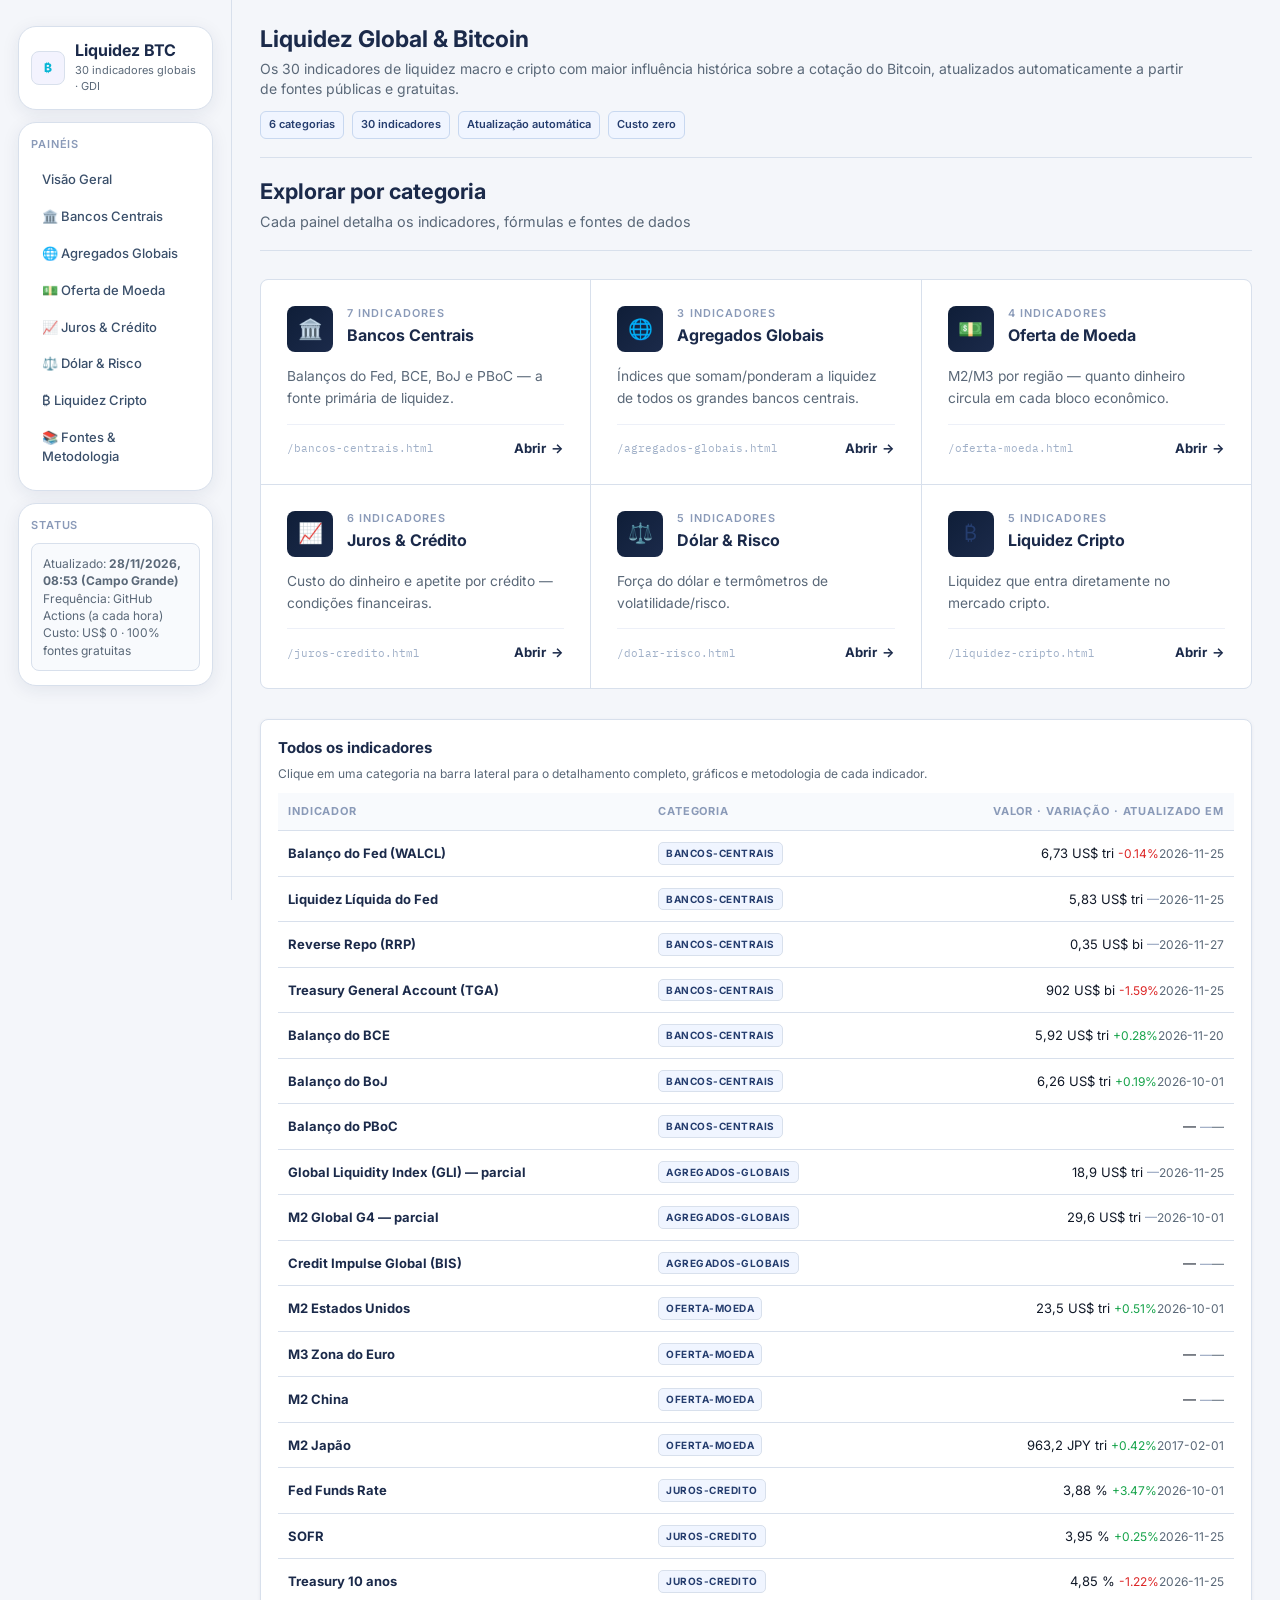
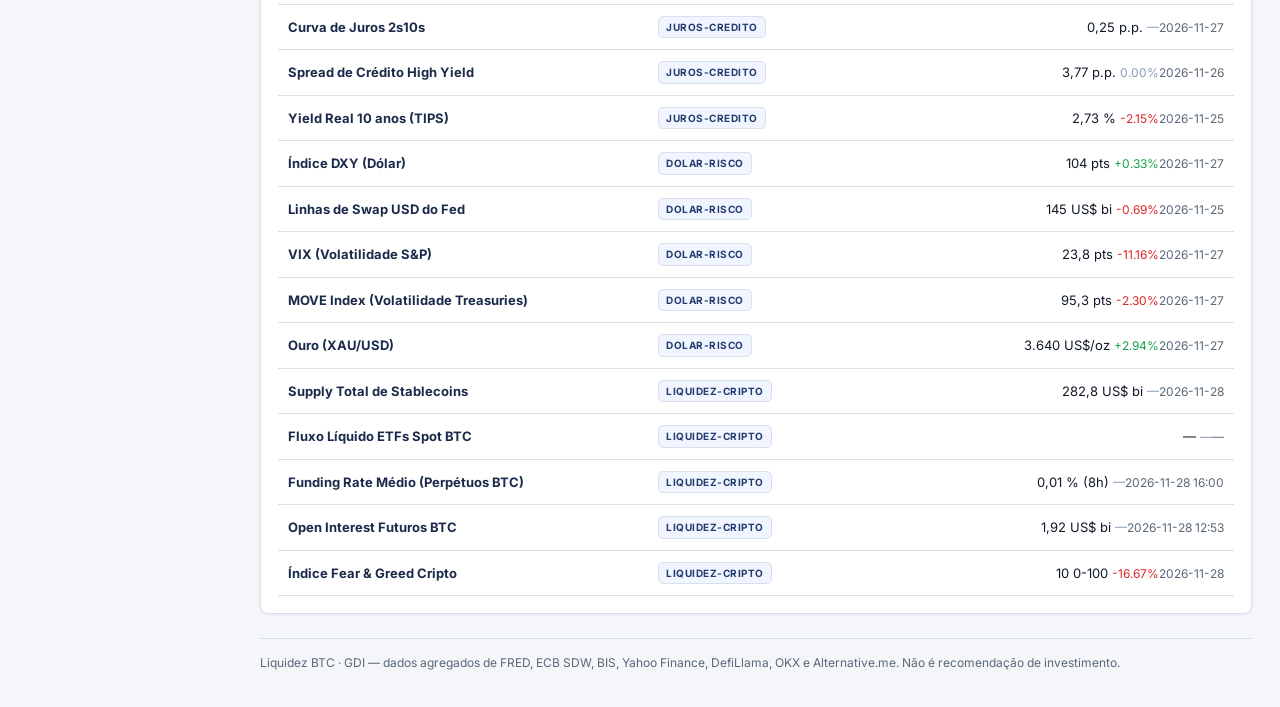
<file: index.html>
<!DOCTYPE html>
<html lang="pt-BR">
<head>
<meta charset="UTF-8">
<meta name="viewport" content="width=device-width, initial-scale=1">
<title>Liquidez Global &amp; Bitcoin · GDI</title>
<link rel="stylesheet" href="./design/gdi.css">
<style>
  .layout{ min-height:100vh; }
  .sidebar{ position:sticky; top:0; height:100vh; }
  .master-table td.name{ font-weight:700; color:var(--label); }
  .cat-badge{
    display:inline-block; font-size:10px; font-weight:700; letter-spacing:.05em;
    text-transform:uppercase; padding:3px 7px; border-radius:5px;
    background:var(--surface-2); color:var(--blue); border:1px solid var(--border);
  }
</style>
</head>
<body data-page="overview">

<div class="layout">

  <aside class="sidebar">
    <div class="nav-group">
      <div class="brand">
        <div class="brand-badge">₿</div>
        <div>
          <h1>Liquidez BTC</h1>
          <p>30 indicadores globais · GDI</p>
        </div>
      </div>
    </div>

    <div class="nav-group">
      <div class="nav-title">Painéis</div>
      <nav class="nav">
        <a href="./index.html" data-nav="overview">Visão Geral</a>
        <a href="./bancos-centrais.html" data-nav="bancos-centrais">🏛️ Bancos Centrais</a>
        <a href="./agregados-globais.html" data-nav="agregados-globais">🌐 Agregados Globais</a>
        <a href="./oferta-moeda.html" data-nav="oferta-moeda">💵 Oferta de Moeda</a>
        <a href="./juros-credito.html" data-nav="juros-credito">📈 Juros &amp; Crédito</a>
        <a href="./dolar-risco.html" data-nav="dolar-risco">⚖️ Dólar &amp; Risco</a>
        <a href="./liquidez-cripto.html" data-nav="liquidez-cripto">₿ Liquidez Cripto</a>
        <a href="./fontes.html" data-nav="fontes">📚 Fontes &amp; Metodologia</a>
      </nav>
    </div>

    <div class="nav-group">
      <div class="nav-title">Status</div>
      <div class="notice">
        Atualizado: <strong id="last-update">carregando…</strong><br>
        Frequência: GitHub Actions (a cada hora)<br>
        Custo: US$ 0 · 100% fontes gratuitas
      </div>
    </div>
  </aside>

  <main class="main">

    <div class="page-hero">
      <div>
        <h2>Liquidez Global &amp; Bitcoin</h2>
        <p>Os 30 indicadores de liquidez macro e cripto com maior influência histórica sobre a cotação do Bitcoin, atualizados automaticamente a partir de fontes públicas e gratuitas.</p>
        <div class="meta-row">
          <span class="chip">6 categorias</span>
          <span class="chip">30 indicadores</span>
          <span class="chip">Atualização automática</span>
          <span class="chip">Custo zero</span>
        </div>
      </div>
    </div>

    <div class="section" style="padding:0 0 30px;">
      <div class="section-inner" style="padding:0;">
        <div class="section-head">
          <div>
            <div class="section-h">Explorar por categoria</div>
            <p class="section-p">Cada painel detalha os indicadores, fórmulas e fontes de dados</p>
          </div>
        </div>
        <div class="cards-grid" id="category-cards">
          <!-- Cards gerados via JS a partir de CATEGORIES -->
        </div>
      </div>
    </div>

    <div class="section" style="padding:0;">
      <div class="panel">
        <h4>Todos os indicadores</h4>
        <p class="small">Clique em uma categoria na barra lateral para o detalhamento completo, gráficos e metodologia de cada indicador.</p>
        <div class="table-wrap">
          <table class="master-table">
            <thead>
              <tr>
                <th>Indicador</th>
                <th>Categoria</th>
                <th class="num">Valor · Variação · Atualizado em</th>
              </tr>
            </thead>
            <tbody id="master-tbody">
              <!-- Linhas geradas via JS a partir de INDICATORS -->
            </tbody>
          </table>
        </div>
      </div>
    </div>

    <div class="footer-inner">
      Liquidez BTC · GDI — dados agregados de FRED, ECB SDW, BIS, Yahoo Finance, DefiLlama, OKX e Alternative.me. Não é recomendação de investimento.
    </div>

  </main>
</div>

<script src="./assets/indicators.js"></script>
<script>
  const catMeta = {
    'bancos-centrais': { desc: 'Balanços do Fed, BCE, BoJ e PBoC — a fonte primária de liquidez.', icon: '🏛️' },
    'agregados-globais': { desc: 'Índices que somam/ponderam a liquidez de todos os grandes bancos centrais.', icon: '🌐' },
    'oferta-moeda': { desc: 'M2/M3 por região — quanto dinheiro circula em cada bloco econômico.', icon: '💵' },
    'juros-credito': { desc: 'Custo do dinheiro e apetite por crédito — condições financeiras.', icon: '📈' },
    'dolar-risco': { desc: 'Força do dólar e termômetros de volatilidade/risco.', icon: '⚖️' },
    'liquidez-cripto': { desc: 'Liquidez que entra diretamente no mercado cripto.', icon: '₿' },
  };

  // Master table — cada linha vira uma célula única com data-metric contendo
  // os três campos (value/delta/as_of) que o data_loader.js sabe preencher.
  const tbody = document.getElementById('master-tbody');
  INDICATORS.forEach((ind) => {
    const tr = document.createElement('tr');
    const td = document.createElement('td');
    td.className = 'name';
    td.textContent = ind.name;

    const tdCat = document.createElement('td');
    tdCat.innerHTML = `<span class="cat-badge">${ind.cat}</span>`;

    const tdVal = document.createElement('td');
    tdVal.className = 'num';
    tdVal.setAttribute('data-metric', ind.id);
    tdVal.setAttribute('data-unit', ind.unit);
    tdVal.innerHTML = `<span data-field="value">—</span> <span class="delta neu" data-field="delta">—</span>`;

    const tdAsOf = document.createElement('td');
    tdAsOf.innerHTML = `<span class="small" data-field="as_of">—</span>`;
    tdVal.appendChild(tdAsOf.firstElementChild);

    tr.appendChild(td);
    tr.appendChild(tdCat);
    tr.appendChild(tdVal);
    tbody.appendChild(tr);
  });

  // Category cards
  const catCards = document.getElementById('category-cards');
  CATEGORIES.forEach((cat) => {
    const count = INDICATORS.filter(i => i.cat === cat.key).length;
    const a = document.createElement('a');
    a.className = 'card-home';
    a.href = `./${cat.page}`;
    a.innerHTML = `
      <div class="card-top">
        <div class="card-icon">${cat.icon}</div>
        <div class="card-meta">
          <div class="card-tag">${count} indicadores</div>
          <div class="card-name">${cat.label}</div>
        </div>
      </div>
      <div class="card-desc">${catMeta[cat.key]?.desc || ''}</div>
      <div class="card-footer">
        <span class="card-path">/${cat.page}</span>
        <span class="card-cta">Abrir</span>
      </div>
    `;
    catCards.appendChild(a);
  });
</script>
<script src="./assets/data_loader.js"></script>
</body>
</html>
</file>
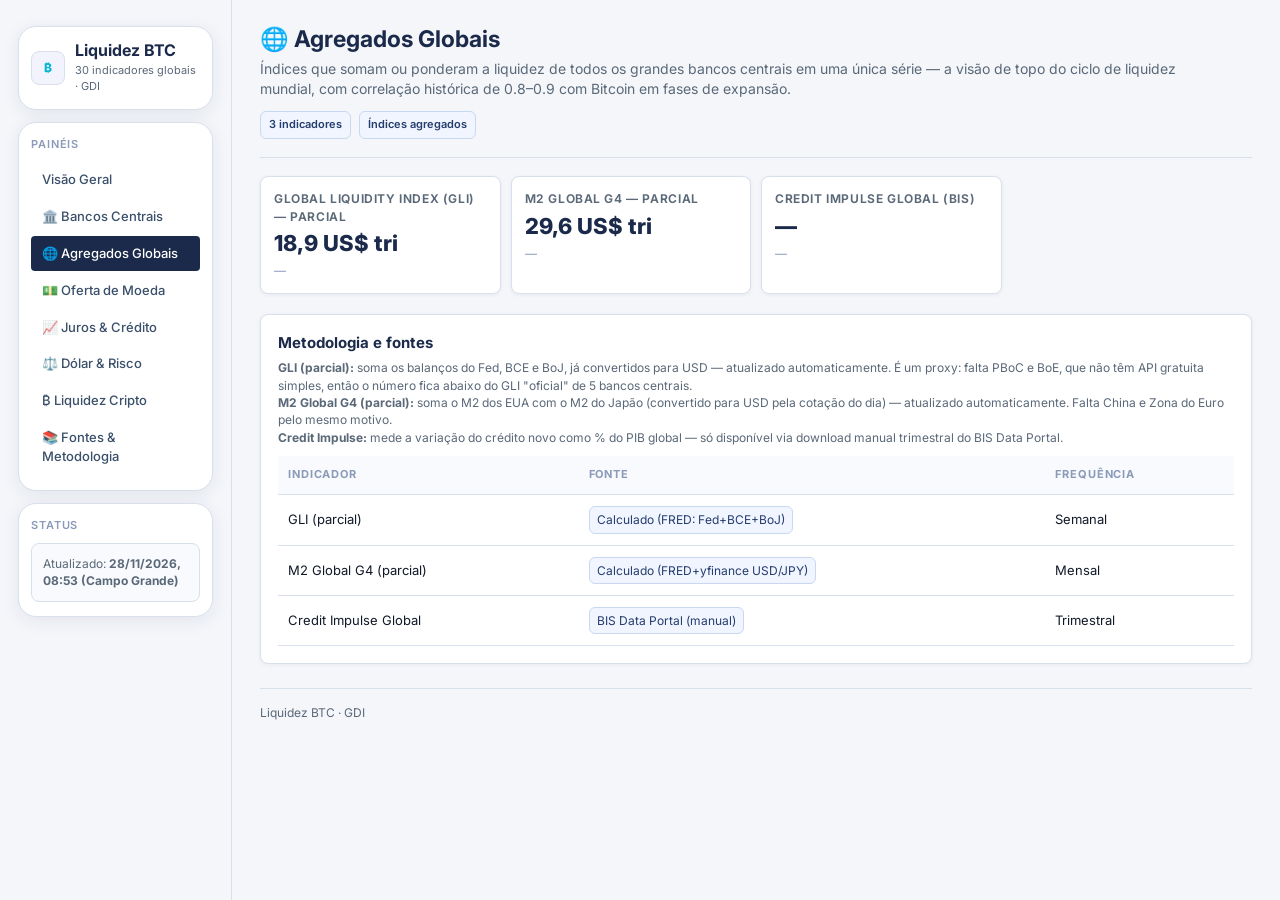
<file: agregados-globais.html>
<!DOCTYPE html>
<html lang="pt-BR">
<head>
<meta charset="UTF-8">
<meta name="viewport" content="width=device-width, initial-scale=1">
<title>Agregados Globais · Liquidez BTC · GDI</title>
<link rel="stylesheet" href="./design/gdi.css">
<style>
  .layout{ min-height:100vh; }
  .sidebar{ position:sticky; top:0; height:100vh; }
</style>
</head>
<body data-page="agregados-globais">

<div class="layout">
  <aside class="sidebar">
    <div class="nav-group">
      <div class="brand">
        <div class="brand-badge">₿</div>
        <div><h1>Liquidez BTC</h1><p>30 indicadores globais · GDI</p></div>
      </div>
    </div>
    <div class="nav-group">
      <div class="nav-title">Painéis</div>
      <nav class="nav">
        <a href="./index.html" data-nav="overview">Visão Geral</a>
        <a href="./bancos-centrais.html" data-nav="bancos-centrais">🏛️ Bancos Centrais</a>
        <a href="./agregados-globais.html" data-nav="agregados-globais" class="active">🌐 Agregados Globais</a>
        <a href="./oferta-moeda.html" data-nav="oferta-moeda">💵 Oferta de Moeda</a>
        <a href="./juros-credito.html" data-nav="juros-credito">📈 Juros &amp; Crédito</a>
        <a href="./dolar-risco.html" data-nav="dolar-risco">⚖️ Dólar &amp; Risco</a>
        <a href="./liquidez-cripto.html" data-nav="liquidez-cripto">₿ Liquidez Cripto</a>
        <a href="./fontes.html" data-nav="fontes">📚 Fontes &amp; Metodologia</a>
      </nav>
    </div>
    <div class="nav-group">
      <div class="nav-title">Status</div>
      <div class="notice">Atualizado: <strong id="last-update">carregando…</strong></div>
    </div>
  </aside>

  <main class="main">
    <div class="page-hero">
      <div>
        <h2>🌐 Agregados Globais</h2>
        <p>Índices que somam ou ponderam a liquidez de todos os grandes bancos centrais em uma única série — a visão de topo do ciclo de liquidez mundial, com correlação histórica de 0.8–0.9 com Bitcoin em fases de expansão.</p>
        <div class="meta-row">
          <span class="chip">3 indicadores</span>
          <span class="chip">Índices agregados</span>
        </div>
      </div>
    </div>

    <div class="card-grid">
      <div class="card">
        <h3>Global Liquidity Index (GLI) — parcial</h3>
        <div class="metric" data-metric="gli_index" data-unit="US$ tri"><span data-field="value">—</span></div>
        <div class="delta neu" data-field="delta">—</div>
      </div>
      <div class="card">
        <h3>M2 Global G4 — parcial</h3>
        <div class="metric" data-metric="m2_global_g4" data-unit="US$ tri"><span data-field="value">—</span></div>
        <div class="delta neu" data-field="delta">—</div>
      </div>
      <div class="card">
        <h3>Credit Impulse Global (BIS)</h3>
        <div class="metric" data-metric="bis_credit_impulse" data-unit="% PIB"><span data-field="value">—</span></div>
        <div class="delta neu" data-field="delta">—</div>
      </div>
    </div>

    <div class="section" style="padding:0;">
      <div class="panel">
        <h4>Metodologia e fontes</h4>
        <p class="small">
          <strong>GLI (parcial):</strong> soma os balanços do Fed, BCE e BoJ, já convertidos para USD — atualizado automaticamente. É um proxy: falta PBoC e BoE, que não têm API gratuita simples, então o número fica abaixo do GLI "oficial" de 5 bancos centrais.<br>
          <strong>M2 Global G4 (parcial):</strong> soma o M2 dos EUA com o M2 do Japão (convertido para USD pela cotação do dia) — atualizado automaticamente. Falta China e Zona do Euro pelo mesmo motivo.<br>
          <strong>Credit Impulse:</strong> mede a variação do crédito novo como % do PIB global — só disponível via download manual trimestral do BIS Data Portal.
        </p>
        <div class="table-wrap">
          <table>
            <thead><tr><th>Indicador</th><th>Fonte</th><th>Frequência</th></tr></thead>
            <tbody>
              <tr><td>GLI (parcial)</td><td><span class="source-pill">Calculado (FRED: Fed+BCE+BoJ)</span></td><td>Semanal</td></tr>
              <tr><td>M2 Global G4 (parcial)</td><td><span class="source-pill">Calculado (FRED+yfinance USD/JPY)</span></td><td>Mensal</td></tr>
              <tr><td>Credit Impulse Global</td><td><span class="source-pill">BIS Data Portal (manual)</span></td><td>Trimestral</td></tr>
            </tbody>
          </table>
        </div>
      </div>
    </div>

    <div class="footer-inner">Liquidez BTC · GDI</div>
  </main>
</div>

<script src="./assets/indicators.js"></script>
<script src="./assets/data_loader.js"></script>
</body>
</html>
</file>
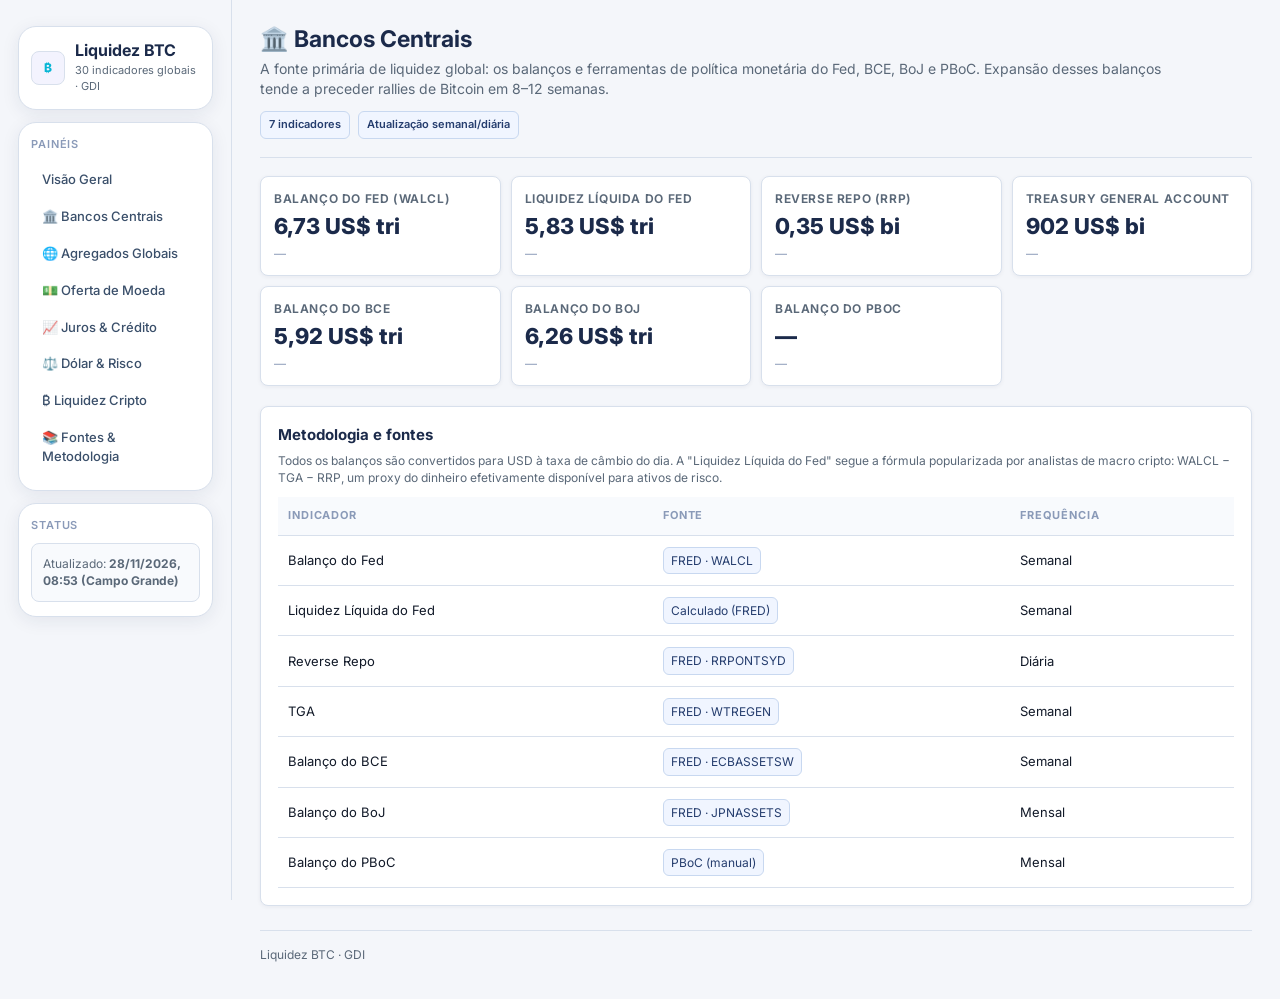
<file: bancos-centrais.html>
<!DOCTYPE html>
<html lang="pt-BR">
<head>
<meta charset="UTF-8">
<meta name="viewport" content="width=device-width, initial-scale=1">
<title>Bancos Centrais · Liquidez BTC · GDI</title>
<link rel="stylesheet" href="./design/gdi.css">
<style>
  .layout{ min-height:100vh; }
  .sidebar{ position:sticky; top:0; height:100vh; }
</style>
</head>
<body data-page="bancos-centrais">

<div class="layout">
  <aside class="sidebar">
    <div class="nav-group">
      <div class="brand">
        <div class="brand-badge">₿</div>
        <div><h1>Liquidez BTC</h1><p>30 indicadores globais · GDI</p></div>
      </div>
    </div>
    <div class="nav-group">
      <div class="nav-title">Painéis</div>
      <nav class="nav">
        <a href="./index.html" data-nav="overview">Visão Geral</a>
        <a href="./bancos-centrais.html" data-nav="bancos-centrais">🏛️ Bancos Centrais</a>
        <a href="./agregados-globais.html" data-nav="agregados-globais">🌐 Agregados Globais</a>
        <a href="./oferta-moeda.html" data-nav="oferta-moeda">💵 Oferta de Moeda</a>
        <a href="./juros-credito.html" data-nav="juros-credito">📈 Juros &amp; Crédito</a>
        <a href="./dolar-risco.html" data-nav="dolar-risco">⚖️ Dólar &amp; Risco</a>
        <a href="./liquidez-cripto.html" data-nav="liquidez-cripto">₿ Liquidez Cripto</a>
        <a href="./fontes.html" data-nav="fontes">📚 Fontes &amp; Metodologia</a>
      </nav>
    </div>
    <div class="nav-group">
      <div class="nav-title">Status</div>
      <div class="notice">Atualizado: <strong id="last-update">carregando…</strong></div>
    </div>
  </aside>

  <main class="main">
    <div class="page-hero">
      <div>
        <h2>🏛️ Bancos Centrais</h2>
        <p>A fonte primária de liquidez global: os balanços e ferramentas de política monetária do Fed, BCE, BoJ e PBoC. Expansão desses balanços tende a preceder rallies de Bitcoin em 8–12 semanas.</p>
        <div class="meta-row">
          <span class="chip">7 indicadores</span>
          <span class="chip">Atualização semanal/diária</span>
        </div>
      </div>
    </div>

    <div class="card-grid">
      <div class="card">
        <h3>Balanço do Fed (WALCL)</h3>
        <div class="metric" data-metric="fed_balance_sheet" data-unit="US$ tri"><span data-field="value">—</span></div>
        <div class="delta neu" data-field="delta">—</div>
      </div>
      <div class="card">
        <h3>Liquidez Líquida do Fed</h3>
        <div class="metric" data-metric="fed_net_liquidity" data-unit="US$ tri"><span data-field="value">—</span></div>
        <div class="delta neu" data-field="delta">—</div>
      </div>
      <div class="card">
        <h3>Reverse Repo (RRP)</h3>
        <div class="metric" data-metric="reverse_repo" data-unit="US$ bi"><span data-field="value">—</span></div>
        <div class="delta neu" data-field="delta">—</div>
      </div>
      <div class="card">
        <h3>Treasury General Account</h3>
        <div class="metric" data-metric="tga_balance" data-unit="US$ bi"><span data-field="value">—</span></div>
        <div class="delta neu" data-field="delta">—</div>
      </div>
      <div class="card">
        <h3>Balanço do BCE</h3>
        <div class="metric" data-metric="ecb_balance_sheet" data-unit="US$ tri"><span data-field="value">—</span></div>
        <div class="delta neu" data-field="delta">—</div>
      </div>
      <div class="card">
        <h3>Balanço do BoJ</h3>
        <div class="metric" data-metric="boj_balance_sheet" data-unit="US$ tri"><span data-field="value">—</span></div>
        <div class="delta neu" data-field="delta">—</div>
      </div>
      <div class="card">
        <h3>Balanço do PBoC</h3>
        <div class="metric" data-metric="pboc_balance_sheet" data-unit="US$ tri"><span data-field="value">—</span></div>
        <div class="delta neu" data-field="delta">—</div>
      </div>
    </div>

    <div class="section" style="padding:0;">
      <div class="panel">
        <h4>Metodologia e fontes</h4>
        <p class="small">Todos os balanços são convertidos para USD à taxa de câmbio do dia. A "Liquidez Líquida do Fed" segue a fórmula popularizada por analistas de macro cripto: WALCL − TGA − RRP, um proxy do dinheiro efetivamente disponível para ativos de risco.</p>
        <div class="table-wrap">
          <table>
            <thead><tr><th>Indicador</th><th>Fonte</th><th>Frequência</th></tr></thead>
            <tbody>
              <tr><td>Balanço do Fed</td><td><span class="source-pill">FRED · WALCL</span></td><td>Semanal</td></tr>
              <tr><td>Liquidez Líquida do Fed</td><td><span class="source-pill">Calculado (FRED)</span></td><td>Semanal</td></tr>
              <tr><td>Reverse Repo</td><td><span class="source-pill">FRED · RRPONTSYD</span></td><td>Diária</td></tr>
              <tr><td>TGA</td><td><span class="source-pill">FRED · WTREGEN</span></td><td>Semanal</td></tr>
              <tr><td>Balanço do BCE</td><td><span class="source-pill">FRED · ECBASSETSW</span></td><td>Semanal</td></tr>
              <tr><td>Balanço do BoJ</td><td><span class="source-pill">FRED · JPNASSETS</span></td><td>Mensal</td></tr>
              <tr><td>Balanço do PBoC</td><td><span class="source-pill">PBoC (manual)</span></td><td>Mensal</td></tr>
            </tbody>
          </table>
        </div>
      </div>
    </div>

    <div class="footer-inner">Liquidez BTC · GDI</div>
  </main>
</div>

<script src="./assets/indicators.js"></script>
<script src="./assets/data_loader.js"></script>
</body>
</html>
</file>
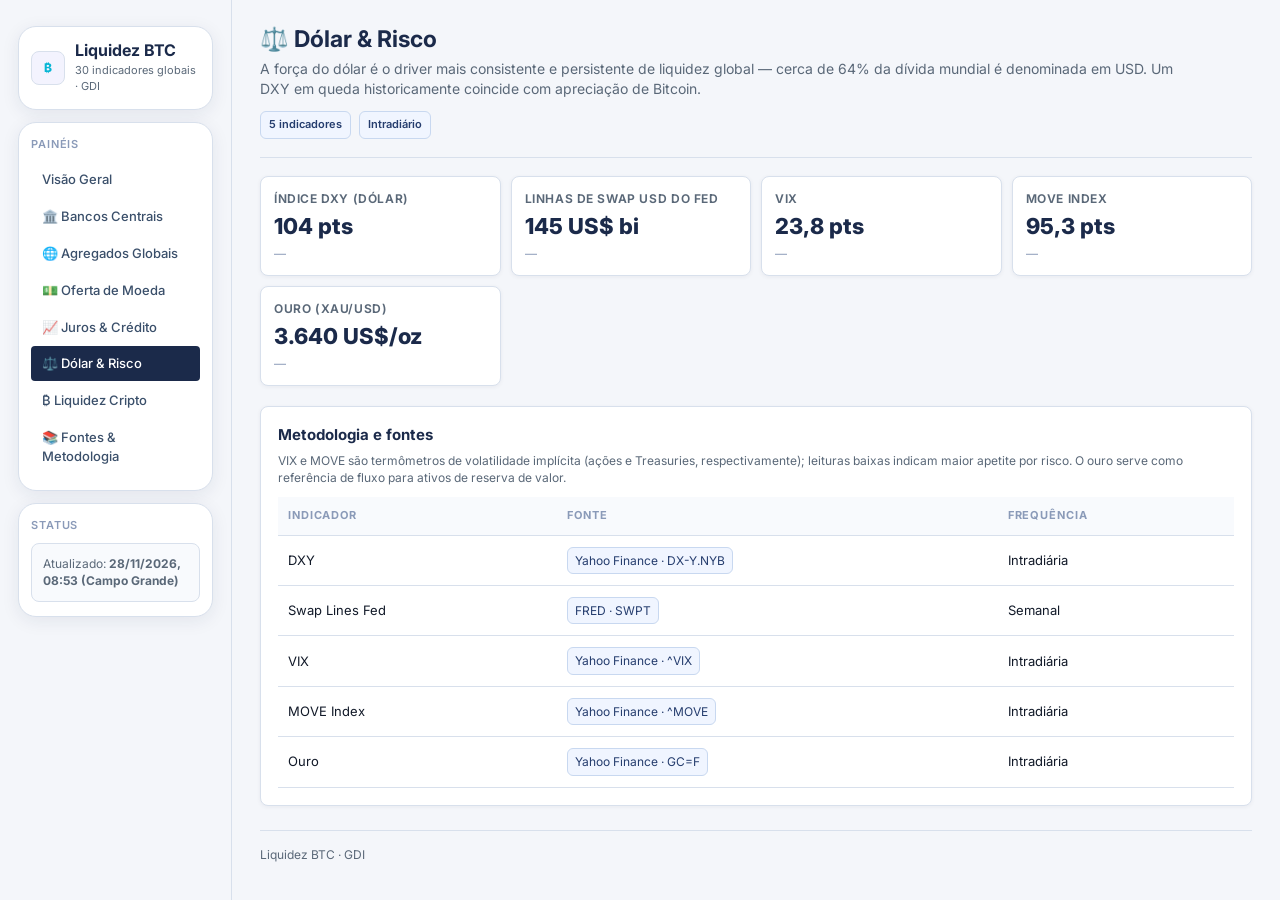
<file: dolar-risco.html>
<!DOCTYPE html>
<html lang="pt-BR">
<head>
<meta charset="UTF-8">
<meta name="viewport" content="width=device-width, initial-scale=1">
<title>Dólar &amp; Risco · Liquidez BTC · GDI</title>
<link rel="stylesheet" href="./design/gdi.css">
<style>
  .layout{ min-height:100vh; }
  .sidebar{ position:sticky; top:0; height:100vh; }
</style>
</head>
<body data-page="dolar-risco">

<div class="layout">
  <aside class="sidebar">
    <div class="nav-group">
      <div class="brand">
        <div class="brand-badge">₿</div>
        <div><h1>Liquidez BTC</h1><p>30 indicadores globais · GDI</p></div>
      </div>
    </div>
    <div class="nav-group">
      <div class="nav-title">Painéis</div>
      <nav class="nav">
        <a href="./index.html" data-nav="overview">Visão Geral</a>
        <a href="./bancos-centrais.html" data-nav="bancos-centrais">🏛️ Bancos Centrais</a>
        <a href="./agregados-globais.html" data-nav="agregados-globais">🌐 Agregados Globais</a>
        <a href="./oferta-moeda.html" data-nav="oferta-moeda">💵 Oferta de Moeda</a>
        <a href="./juros-credito.html" data-nav="juros-credito">📈 Juros &amp; Crédito</a>
        <a href="./dolar-risco.html" data-nav="dolar-risco" class="active">⚖️ Dólar &amp; Risco</a>
        <a href="./liquidez-cripto.html" data-nav="liquidez-cripto">₿ Liquidez Cripto</a>
        <a href="./fontes.html" data-nav="fontes">📚 Fontes &amp; Metodologia</a>
      </nav>
    </div>
    <div class="nav-group">
      <div class="nav-title">Status</div>
      <div class="notice">Atualizado: <strong id="last-update">carregando…</strong></div>
    </div>
  </aside>

  <main class="main">
    <div class="page-hero">
      <div>
        <h2>⚖️ Dólar &amp; Risco</h2>
        <p>A força do dólar é o driver mais consistente e persistente de liquidez global — cerca de 64% da dívida mundial é denominada em USD. Um DXY em queda historicamente coincide com apreciação de Bitcoin.</p>
        <div class="meta-row">
          <span class="chip">5 indicadores</span>
          <span class="chip">Intradiário</span>
        </div>
      </div>
    </div>

    <div class="card-grid">
      <div class="card">
        <h3>Índice DXY (Dólar)</h3>
        <div class="metric" data-metric="dxy_index" data-unit="pts"><span data-field="value">—</span></div>
        <div class="delta neu" data-field="delta">—</div>
      </div>
      <div class="card">
        <h3>Linhas de Swap USD do Fed</h3>
        <div class="metric" data-metric="fed_swap_lines" data-unit="US$ bi"><span data-field="value">—</span></div>
        <div class="delta neu" data-field="delta">—</div>
      </div>
      <div class="card">
        <h3>VIX</h3>
        <div class="metric" data-metric="vix_index" data-unit="pts"><span data-field="value">—</span></div>
        <div class="delta neu" data-field="delta">—</div>
      </div>
      <div class="card">
        <h3>MOVE Index</h3>
        <div class="metric" data-metric="move_index" data-unit="pts"><span data-field="value">—</span></div>
        <div class="delta neu" data-field="delta">—</div>
      </div>
      <div class="card">
        <h3>Ouro (XAU/USD)</h3>
        <div class="metric" data-metric="gold_price" data-unit="US$/oz"><span data-field="value">—</span></div>
        <div class="delta neu" data-field="delta">—</div>
      </div>
    </div>

    <div class="section" style="padding:0;">
      <div class="panel">
        <h4>Metodologia e fontes</h4>
        <p class="small">VIX e MOVE são termômetros de volatilidade implícita (ações e Treasuries, respectivamente); leituras baixas indicam maior apetite por risco. O ouro serve como referência de fluxo para ativos de reserva de valor.</p>
        <div class="table-wrap">
          <table>
            <thead><tr><th>Indicador</th><th>Fonte</th><th>Frequência</th></tr></thead>
            <tbody>
              <tr><td>DXY</td><td><span class="source-pill">Yahoo Finance · DX-Y.NYB</span></td><td>Intradiária</td></tr>
              <tr><td>Swap Lines Fed</td><td><span class="source-pill">FRED · SWPT</span></td><td>Semanal</td></tr>
              <tr><td>VIX</td><td><span class="source-pill">Yahoo Finance · ^VIX</span></td><td>Intradiária</td></tr>
              <tr><td>MOVE Index</td><td><span class="source-pill">Yahoo Finance · ^MOVE</span></td><td>Intradiária</td></tr>
              <tr><td>Ouro</td><td><span class="source-pill">Yahoo Finance · GC=F</span></td><td>Intradiária</td></tr>
            </tbody>
          </table>
        </div>
      </div>
    </div>

    <div class="footer-inner">Liquidez BTC · GDI</div>
  </main>
</div>

<script src="./assets/indicators.js"></script>
<script src="./assets/data_loader.js"></script>
</body>
</html>
</file>
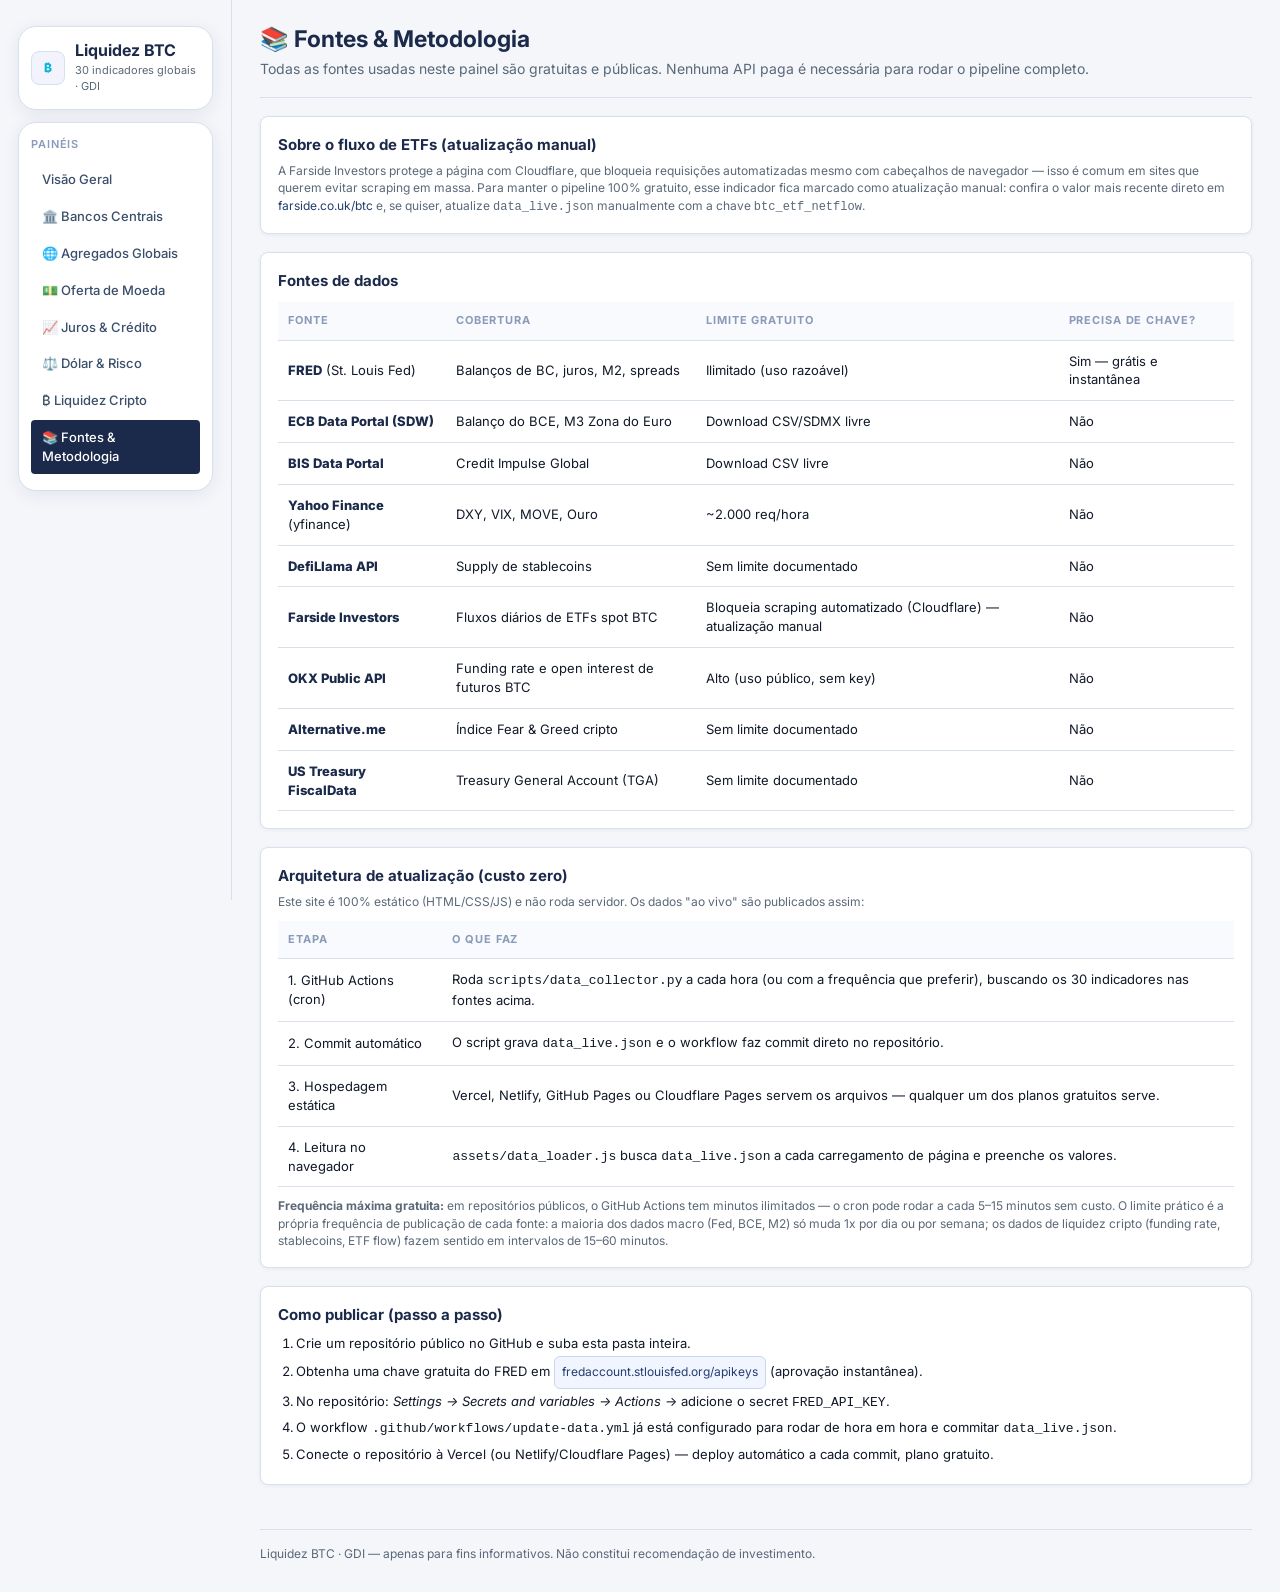
<file: fontes.html>
<!DOCTYPE html>
<html lang="pt-BR">
<head>
<meta charset="UTF-8">
<meta name="viewport" content="width=device-width, initial-scale=1">
<title>Fontes &amp; Metodologia · Liquidez BTC · GDI</title>
<link rel="stylesheet" href="./design/gdi.css">
<style>
  .layout{ min-height:100vh; }
  .sidebar{ position:sticky; top:0; height:100vh; }
</style>
</head>
<body data-page="fontes">

<div class="layout">
  <aside class="sidebar">
    <div class="nav-group">
      <div class="brand">
        <div class="brand-badge">₿</div>
        <div><h1>Liquidez BTC</h1><p>30 indicadores globais · GDI</p></div>
      </div>
    </div>
    <div class="nav-group">
      <div class="nav-title">Painéis</div>
      <nav class="nav">
        <a href="./index.html" data-nav="overview">Visão Geral</a>
        <a href="./bancos-centrais.html" data-nav="bancos-centrais">🏛️ Bancos Centrais</a>
        <a href="./agregados-globais.html" data-nav="agregados-globais">🌐 Agregados Globais</a>
        <a href="./oferta-moeda.html" data-nav="oferta-moeda">💵 Oferta de Moeda</a>
        <a href="./juros-credito.html" data-nav="juros-credito">📈 Juros &amp; Crédito</a>
        <a href="./dolar-risco.html" data-nav="dolar-risco">⚖️ Dólar &amp; Risco</a>
        <a href="./liquidez-cripto.html" data-nav="liquidez-cripto">₿ Liquidez Cripto</a>
        <a href="./fontes.html" data-nav="fontes" class="active">📚 Fontes &amp; Metodologia</a>
      </nav>
    </div>
  </aside>

  <main class="main">
    <div class="page-hero">
      <div>
        <h2>📚 Fontes &amp; Metodologia</h2>
        <p>Todas as fontes usadas neste painel são gratuitas e públicas. Nenhuma API paga é necessária para rodar o pipeline completo.</p>
      </div>
    </div>

    <div class="section" style="padding:0 0 20px;">
      <div class="panel">
        <h4>Sobre o fluxo de ETFs (atualização manual)</h4>
        <p class="small">
          A Farside Investors protege a página com Cloudflare, que bloqueia requisições automatizadas mesmo com cabeçalhos de navegador — isso é comum em sites que querem evitar scraping em massa. Para manter o pipeline 100% gratuito, esse indicador fica marcado como atualização manual: confira o valor mais recente direto em
          <a href="https://farside.co.uk/btc/" target="_blank" rel="noopener">farside.co.uk/btc</a>
          e, se quiser, atualize <code>data_live.json</code> manualmente com a chave <code>btc_etf_netflow</code>.
        </p>
      </div>

      <div class="panel">
        <h4>Fontes de dados</h4>
        <div class="table-wrap">
          <table>
            <thead><tr><th>Fonte</th><th>Cobertura</th><th>Limite gratuito</th><th>Precisa de chave?</th></tr></thead>
            <tbody>
              <tr><td><span class="operator">FRED</span> (St. Louis Fed)</td><td>Balanços de BC, juros, M2, spreads</td><td>Ilimitado (uso razoável)</td><td>Sim — grátis e instantânea</td></tr>
              <tr><td><span class="operator">ECB Data Portal (SDW)</span></td><td>Balanço do BCE, M3 Zona do Euro</td><td>Download CSV/SDMX livre</td><td>Não</td></tr>
              <tr><td><span class="operator">BIS Data Portal</span></td><td>Credit Impulse Global</td><td>Download CSV livre</td><td>Não</td></tr>
              <tr><td><span class="operator">Yahoo Finance</span> (yfinance)</td><td>DXY, VIX, MOVE, Ouro</td><td>~2.000 req/hora</td><td>Não</td></tr>
              <tr><td><span class="operator">DefiLlama API</span></td><td>Supply de stablecoins</td><td>Sem limite documentado</td><td>Não</td></tr>
              <tr><td><span class="operator">Farside Investors</span></td><td>Fluxos diários de ETFs spot BTC</td><td>Bloqueia scraping automatizado (Cloudflare) — atualização manual</td><td>Não</td></tr>
              <tr><td><span class="operator">OKX Public API</span></td><td>Funding rate e open interest de futuros BTC</td><td>Alto (uso público, sem key)</td><td>Não</td></tr>
              <tr><td><span class="operator">Alternative.me</span></td><td>Índice Fear &amp; Greed cripto</td><td>Sem limite documentado</td><td>Não</td></tr>
              <tr><td><span class="operator">US Treasury FiscalData</span></td><td>Treasury General Account (TGA)</td><td>Sem limite documentado</td><td>Não</td></tr>
            </tbody>
          </table>
        </div>
      </div>

      <div class="panel">
        <h4>Arquitetura de atualização (custo zero)</h4>
        <p class="small">
          Este site é 100% estático (HTML/CSS/JS) e não roda servidor. Os dados "ao vivo" são publicados assim:
        </p>
        <div class="table-wrap">
          <table>
            <thead><tr><th>Etapa</th><th>O que faz</th></tr></thead>
            <tbody>
              <tr><td>1. GitHub Actions (cron)</td><td>Roda <code>scripts/data_collector.py</code> a cada hora (ou com a frequência que preferir), buscando os 30 indicadores nas fontes acima.</td></tr>
              <tr><td>2. Commit automático</td><td>O script grava <code>data_live.json</code> e o workflow faz commit direto no repositório.</td></tr>
              <tr><td>3. Hospedagem estática</td><td>Vercel, Netlify, GitHub Pages ou Cloudflare Pages servem os arquivos — qualquer um dos planos gratuitos serve.</td></tr>
              <tr><td>4. Leitura no navegador</td><td><code>assets/data_loader.js</code> busca <code>data_live.json</code> a cada carregamento de página e preenche os valores.</td></tr>
            </tbody>
          </table>
        </div>
        <p class="small" style="margin-top:10px;">
          <strong>Frequência máxima gratuita:</strong> em repositórios públicos, o GitHub Actions tem minutos ilimitados — o cron pode rodar a cada 5–15 minutos sem custo. O limite prático é a própria frequência de publicação de cada fonte: a maioria dos dados macro (Fed, BCE, M2) só muda 1x por dia ou por semana; os dados de liquidez cripto (funding rate, stablecoins, ETF flow) fazem sentido em intervalos de 15–60 minutos.
        </p>
      </div>

      <div class="panel">
        <h4>Como publicar (passo a passo)</h4>
        <ol style="padding-left:18px; color:var(--text); font-size:13px; line-height:1.9;">
          <li>Crie um repositório público no GitHub e suba esta pasta inteira.</li>
          <li>Obtenha uma chave gratuita do FRED em <span class="source-pill">fredaccount.stlouisfed.org/apikeys</span> (aprovação instantânea).</li>
          <li>No repositório: <em>Settings → Secrets and variables → Actions</em> → adicione o secret <code>FRED_API_KEY</code>.</li>
          <li>O workflow <code>.github/workflows/update-data.yml</code> já está configurado para rodar de hora em hora e commitar <code>data_live.json</code>.</li>
          <li>Conecte o repositório à Vercel (ou Netlify/Cloudflare Pages) — deploy automático a cada commit, plano gratuito.</li>
        </ol>
      </div>
    </div>

    <div class="footer-inner">Liquidez BTC · GDI — apenas para fins informativos. Não constitui recomendação de investimento.</div>
  </main>
</div>
</body>
</html>
</file>
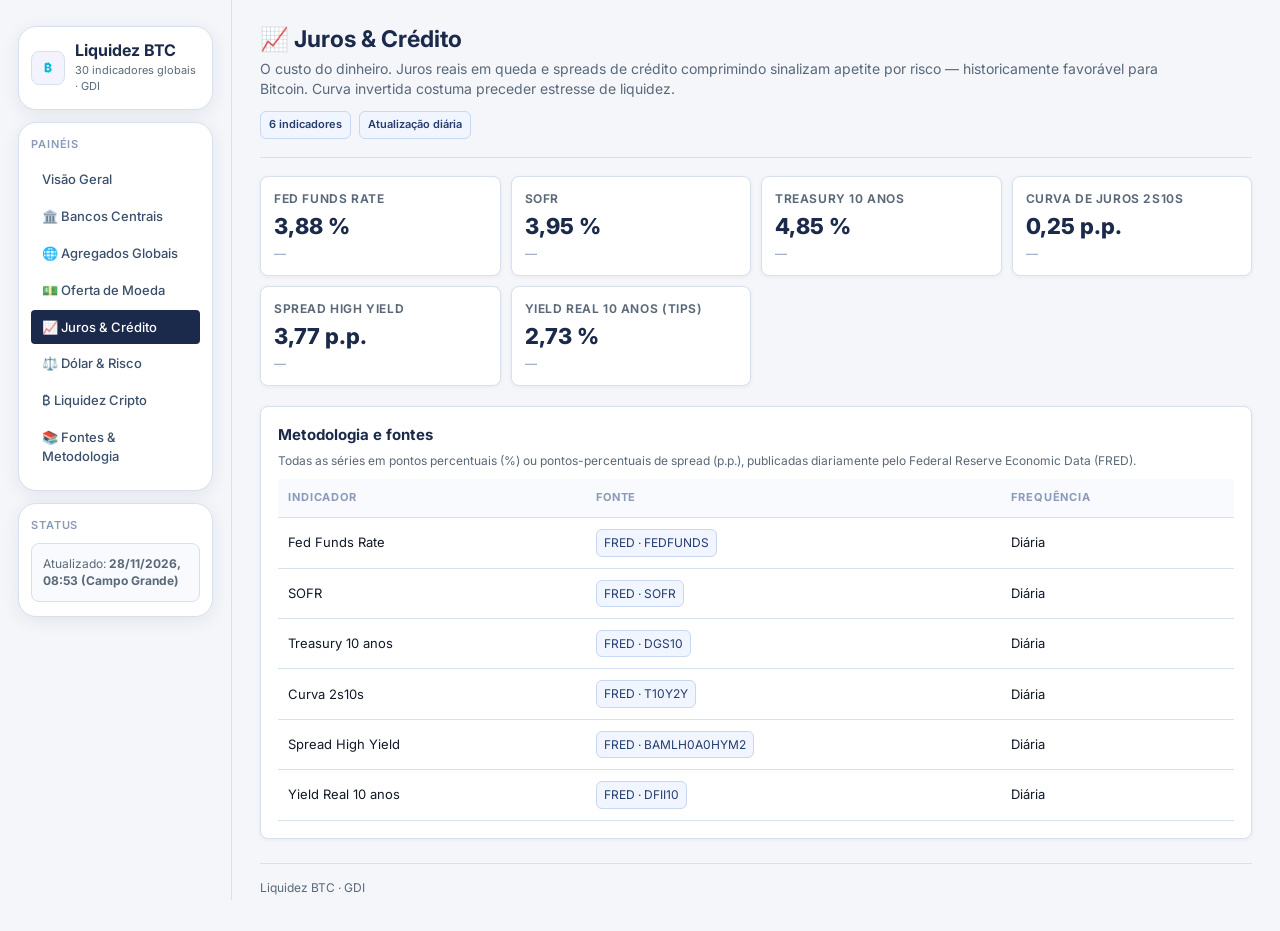
<file: juros-credito.html>
<!DOCTYPE html>
<html lang="pt-BR">
<head>
<meta charset="UTF-8">
<meta name="viewport" content="width=device-width, initial-scale=1">
<title>Juros &amp; Crédito · Liquidez BTC · GDI</title>
<link rel="stylesheet" href="./design/gdi.css">
<style>
  .layout{ min-height:100vh; }
  .sidebar{ position:sticky; top:0; height:100vh; }
</style>
</head>
<body data-page="juros-credito">

<div class="layout">
  <aside class="sidebar">
    <div class="nav-group">
      <div class="brand">
        <div class="brand-badge">₿</div>
        <div><h1>Liquidez BTC</h1><p>30 indicadores globais · GDI</p></div>
      </div>
    </div>
    <div class="nav-group">
      <div class="nav-title">Painéis</div>
      <nav class="nav">
        <a href="./index.html" data-nav="overview">Visão Geral</a>
        <a href="./bancos-centrais.html" data-nav="bancos-centrais">🏛️ Bancos Centrais</a>
        <a href="./agregados-globais.html" data-nav="agregados-globais">🌐 Agregados Globais</a>
        <a href="./oferta-moeda.html" data-nav="oferta-moeda">💵 Oferta de Moeda</a>
        <a href="./juros-credito.html" data-nav="juros-credito" class="active">📈 Juros &amp; Crédito</a>
        <a href="./dolar-risco.html" data-nav="dolar-risco">⚖️ Dólar &amp; Risco</a>
        <a href="./liquidez-cripto.html" data-nav="liquidez-cripto">₿ Liquidez Cripto</a>
        <a href="./fontes.html" data-nav="fontes">📚 Fontes &amp; Metodologia</a>
      </nav>
    </div>
    <div class="nav-group">
      <div class="nav-title">Status</div>
      <div class="notice">Atualizado: <strong id="last-update">carregando…</strong></div>
    </div>
  </aside>

  <main class="main">
    <div class="page-hero">
      <div>
        <h2>📈 Juros &amp; Crédito</h2>
        <p>O custo do dinheiro. Juros reais em queda e spreads de crédito comprimindo sinalizam apetite por risco — historicamente favorável para Bitcoin. Curva invertida costuma preceder estresse de liquidez.</p>
        <div class="meta-row">
          <span class="chip">6 indicadores</span>
          <span class="chip">Atualização diária</span>
        </div>
      </div>
    </div>

    <div class="card-grid">
      <div class="card">
        <h3>Fed Funds Rate</h3>
        <div class="metric" data-metric="fed_funds_rate" data-unit="%"><span data-field="value">—</span></div>
        <div class="delta neu" data-field="delta">—</div>
      </div>
      <div class="card">
        <h3>SOFR</h3>
        <div class="metric" data-metric="sofr_rate" data-unit="%"><span data-field="value">—</span></div>
        <div class="delta neu" data-field="delta">—</div>
      </div>
      <div class="card">
        <h3>Treasury 10 anos</h3>
        <div class="metric" data-metric="ust10y" data-unit="%"><span data-field="value">—</span></div>
        <div class="delta neu" data-field="delta">—</div>
      </div>
      <div class="card">
        <h3>Curva de Juros 2s10s</h3>
        <div class="metric" data-metric="yield_curve_2s10s" data-unit="p.p."><span data-field="value">—</span></div>
        <div class="delta neu" data-field="delta">—</div>
      </div>
      <div class="card">
        <h3>Spread High Yield</h3>
        <div class="metric" data-metric="hy_credit_spread" data-unit="p.p."><span data-field="value">—</span></div>
        <div class="delta neu" data-field="delta">—</div>
      </div>
      <div class="card">
        <h3>Yield Real 10 anos (TIPS)</h3>
        <div class="metric" data-metric="real_yield_10y" data-unit="%"><span data-field="value">—</span></div>
        <div class="delta neu" data-field="delta">—</div>
      </div>
    </div>

    <div class="section" style="padding:0;">
      <div class="panel">
        <h4>Metodologia e fontes</h4>
        <p class="small">Todas as séries em pontos percentuais (%) ou pontos-percentuais de spread (p.p.), publicadas diariamente pelo Federal Reserve Economic Data (FRED).</p>
        <div class="table-wrap">
          <table>
            <thead><tr><th>Indicador</th><th>Fonte</th><th>Frequência</th></tr></thead>
            <tbody>
              <tr><td>Fed Funds Rate</td><td><span class="source-pill">FRED · FEDFUNDS</span></td><td>Diária</td></tr>
              <tr><td>SOFR</td><td><span class="source-pill">FRED · SOFR</span></td><td>Diária</td></tr>
              <tr><td>Treasury 10 anos</td><td><span class="source-pill">FRED · DGS10</span></td><td>Diária</td></tr>
              <tr><td>Curva 2s10s</td><td><span class="source-pill">FRED · T10Y2Y</span></td><td>Diária</td></tr>
              <tr><td>Spread High Yield</td><td><span class="source-pill">FRED · BAMLH0A0HYM2</span></td><td>Diária</td></tr>
              <tr><td>Yield Real 10 anos</td><td><span class="source-pill">FRED · DFII10</span></td><td>Diária</td></tr>
            </tbody>
          </table>
        </div>
      </div>
    </div>

    <div class="footer-inner">Liquidez BTC · GDI</div>
  </main>
</div>

<script src="./assets/indicators.js"></script>
<script src="./assets/data_loader.js"></script>
</body>
</html>
</file>
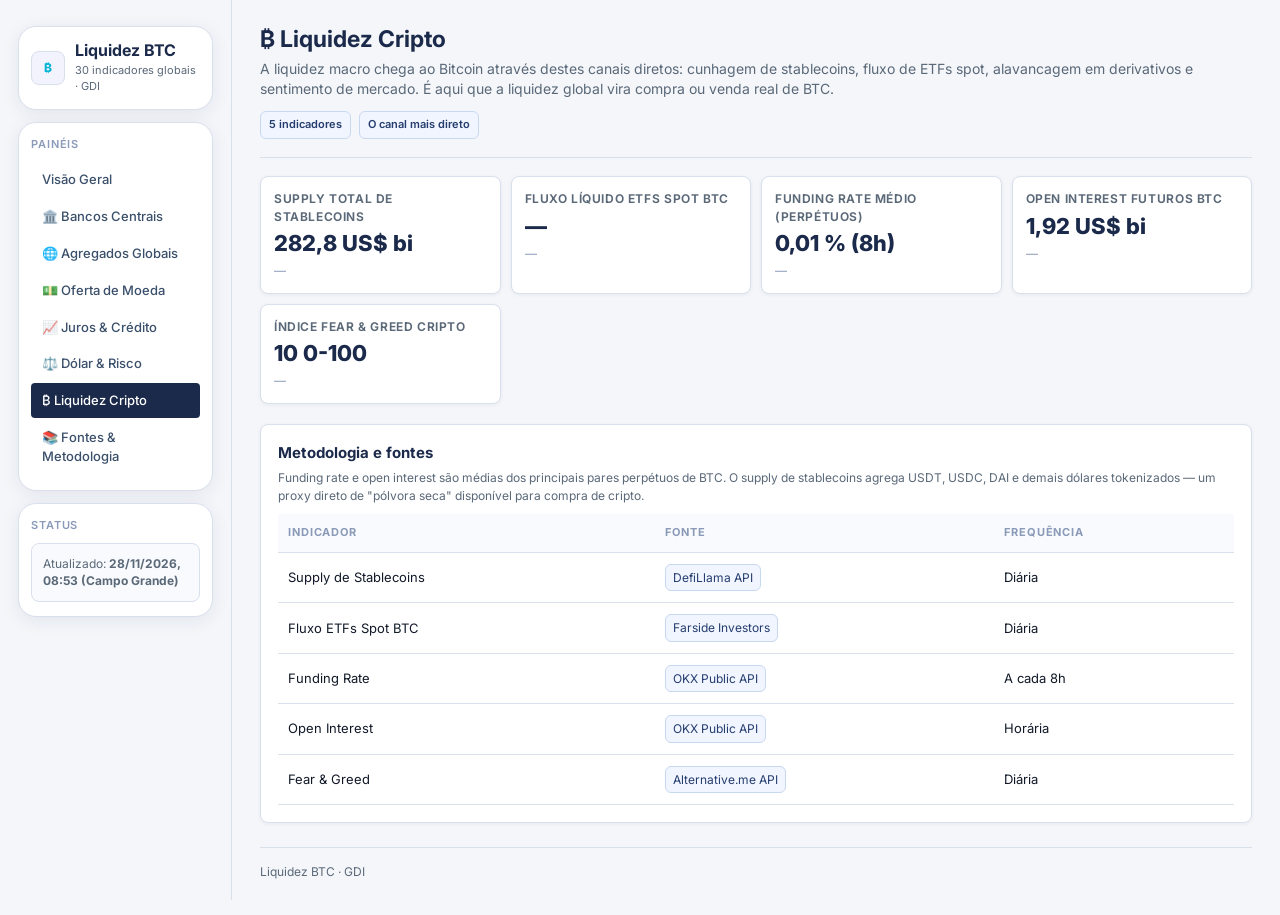
<file: liquidez-cripto.html>
<!DOCTYPE html>
<html lang="pt-BR">
<head>
<meta charset="UTF-8">
<meta name="viewport" content="width=device-width, initial-scale=1">
<title>Liquidez Cripto · Liquidez BTC · GDI</title>
<link rel="stylesheet" href="./design/gdi.css">
<style>
  .layout{ min-height:100vh; }
  .sidebar{ position:sticky; top:0; height:100vh; }
</style>
</head>
<body data-page="liquidez-cripto">

<div class="layout">
  <aside class="sidebar">
    <div class="nav-group">
      <div class="brand">
        <div class="brand-badge">₿</div>
        <div><h1>Liquidez BTC</h1><p>30 indicadores globais · GDI</p></div>
      </div>
    </div>
    <div class="nav-group">
      <div class="nav-title">Painéis</div>
      <nav class="nav">
        <a href="./index.html" data-nav="overview">Visão Geral</a>
        <a href="./bancos-centrais.html" data-nav="bancos-centrais">🏛️ Bancos Centrais</a>
        <a href="./agregados-globais.html" data-nav="agregados-globais">🌐 Agregados Globais</a>
        <a href="./oferta-moeda.html" data-nav="oferta-moeda">💵 Oferta de Moeda</a>
        <a href="./juros-credito.html" data-nav="juros-credito">📈 Juros &amp; Crédito</a>
        <a href="./dolar-risco.html" data-nav="dolar-risco">⚖️ Dólar &amp; Risco</a>
        <a href="./liquidez-cripto.html" data-nav="liquidez-cripto" class="active">₿ Liquidez Cripto</a>
        <a href="./fontes.html" data-nav="fontes">📚 Fontes &amp; Metodologia</a>
      </nav>
    </div>
    <div class="nav-group">
      <div class="nav-title">Status</div>
      <div class="notice">Atualizado: <strong id="last-update">carregando…</strong></div>
    </div>
  </aside>

  <main class="main">
    <div class="page-hero">
      <div>
        <h2>₿ Liquidez Cripto</h2>
        <p>A liquidez macro chega ao Bitcoin através destes canais diretos: cunhagem de stablecoins, fluxo de ETFs spot, alavancagem em derivativos e sentimento de mercado. É aqui que a liquidez global vira compra ou venda real de BTC.</p>
        <div class="meta-row">
          <span class="chip">5 indicadores</span>
          <span class="chip">O canal mais direto</span>
        </div>
      </div>
    </div>

    <div class="card-grid">
      <div class="card">
        <h3>Supply Total de Stablecoins</h3>
        <div class="metric" data-metric="stablecoin_supply" data-unit="US$ bi"><span data-field="value">—</span></div>
        <div class="delta neu" data-field="delta">—</div>
      </div>
      <div class="card">
        <h3>Fluxo Líquido ETFs Spot BTC</h3>
        <div class="metric" data-metric="btc_etf_netflow" data-unit="US$ mi/dia"><span data-field="value">—</span></div>
        <div class="delta neu" data-field="delta">—</div>
      </div>
      <div class="card">
        <h3>Funding Rate Médio (Perpétuos)</h3>
        <div class="metric" data-metric="btc_funding_rate" data-unit="% (8h)"><span data-field="value">—</span></div>
        <div class="delta neu" data-field="delta">—</div>
      </div>
      <div class="card">
        <h3>Open Interest Futuros BTC</h3>
        <div class="metric" data-metric="btc_open_interest" data-unit="US$ bi"><span data-field="value">—</span></div>
        <div class="delta neu" data-field="delta">—</div>
      </div>
      <div class="card">
        <h3>Índice Fear &amp; Greed Cripto</h3>
        <div class="metric" data-metric="fear_greed_index" data-unit="0-100"><span data-field="value">—</span></div>
        <div class="delta neu" data-field="delta">—</div>
      </div>
    </div>

    <div class="section" style="padding:0;">
      <div class="panel">
        <h4>Metodologia e fontes</h4>
        <p class="small">Funding rate e open interest são médias dos principais pares perpétuos de BTC. O supply de stablecoins agrega USDT, USDC, DAI e demais dólares tokenizados — um proxy direto de "pólvora seca" disponível para compra de cripto.</p>
        <div class="table-wrap">
          <table>
            <thead><tr><th>Indicador</th><th>Fonte</th><th>Frequência</th></tr></thead>
            <tbody>
              <tr><td>Supply de Stablecoins</td><td><span class="source-pill">DefiLlama API</span></td><td>Diária</td></tr>
              <tr><td>Fluxo ETFs Spot BTC</td><td><span class="source-pill">Farside Investors</span></td><td>Diária</td></tr>
              <tr><td>Funding Rate</td><td><span class="source-pill">OKX Public API</span></td><td>A cada 8h</td></tr>
              <tr><td>Open Interest</td><td><span class="source-pill">OKX Public API</span></td><td>Horária</td></tr>
              <tr><td>Fear &amp; Greed</td><td><span class="source-pill">Alternative.me API</span></td><td>Diária</td></tr>
            </tbody>
          </table>
        </div>
      </div>
    </div>

    <div class="footer-inner">Liquidez BTC · GDI</div>
  </main>
</div>

<script src="./assets/indicators.js"></script>
<script src="./assets/data_loader.js"></script>
</body>
</html>
</file>
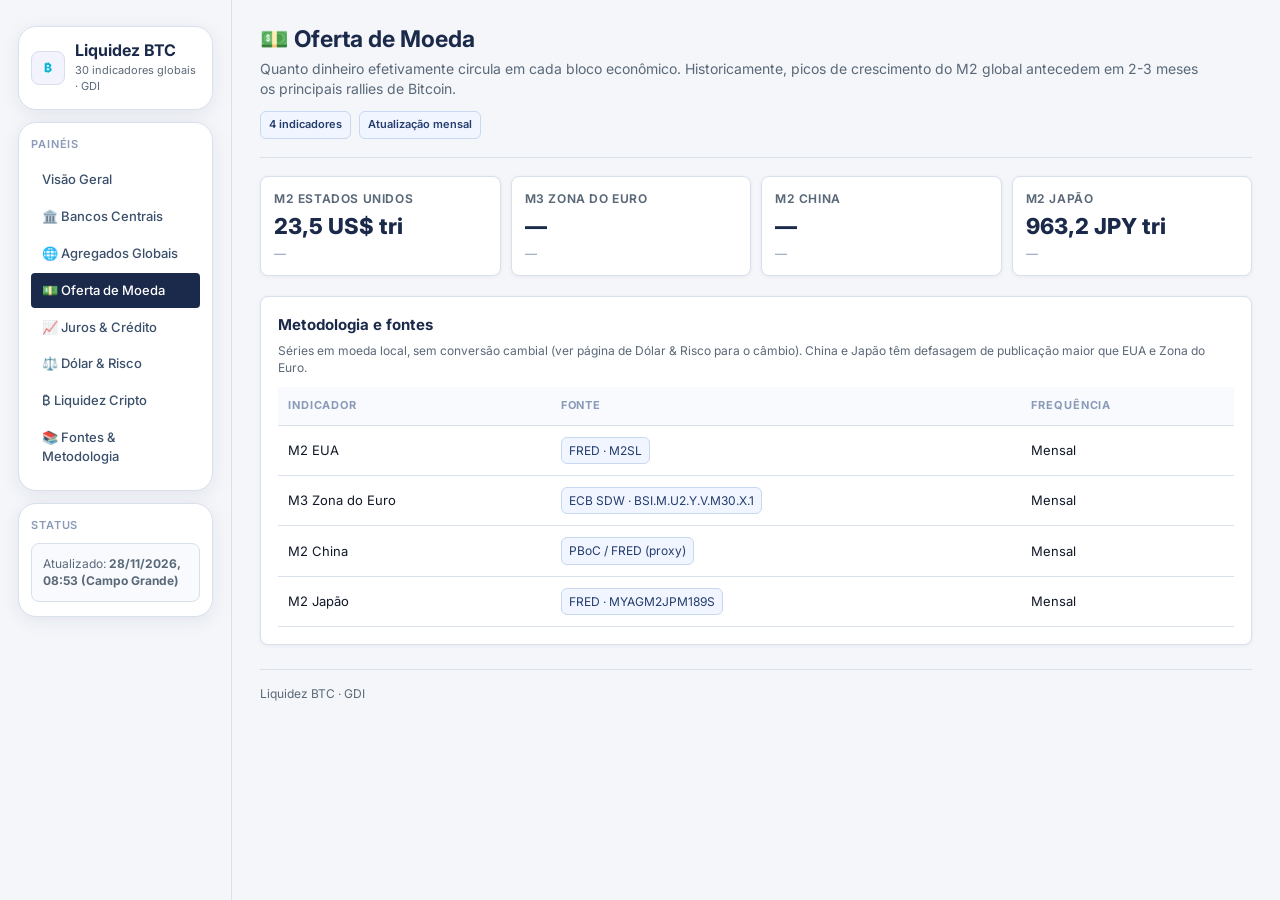
<file: oferta-moeda.html>
<!DOCTYPE html>
<html lang="pt-BR">
<head>
<meta charset="UTF-8">
<meta name="viewport" content="width=device-width, initial-scale=1">
<title>Oferta de Moeda · Liquidez BTC · GDI</title>
<link rel="stylesheet" href="./design/gdi.css">
<style>
  .layout{ min-height:100vh; }
  .sidebar{ position:sticky; top:0; height:100vh; }
</style>
</head>
<body data-page="oferta-moeda">

<div class="layout">
  <aside class="sidebar">
    <div class="nav-group">
      <div class="brand">
        <div class="brand-badge">₿</div>
        <div><h1>Liquidez BTC</h1><p>30 indicadores globais · GDI</p></div>
      </div>
    </div>
    <div class="nav-group">
      <div class="nav-title">Painéis</div>
      <nav class="nav">
        <a href="./index.html" data-nav="overview">Visão Geral</a>
        <a href="./bancos-centrais.html" data-nav="bancos-centrais">🏛️ Bancos Centrais</a>
        <a href="./agregados-globais.html" data-nav="agregados-globais">🌐 Agregados Globais</a>
        <a href="./oferta-moeda.html" data-nav="oferta-moeda" class="active">💵 Oferta de Moeda</a>
        <a href="./juros-credito.html" data-nav="juros-credito">📈 Juros &amp; Crédito</a>
        <a href="./dolar-risco.html" data-nav="dolar-risco">⚖️ Dólar &amp; Risco</a>
        <a href="./liquidez-cripto.html" data-nav="liquidez-cripto">₿ Liquidez Cripto</a>
        <a href="./fontes.html" data-nav="fontes">📚 Fontes &amp; Metodologia</a>
      </nav>
    </div>
    <div class="nav-group">
      <div class="nav-title">Status</div>
      <div class="notice">Atualizado: <strong id="last-update">carregando…</strong></div>
    </div>
  </aside>

  <main class="main">
    <div class="page-hero">
      <div>
        <h2>💵 Oferta de Moeda</h2>
        <p>Quanto dinheiro efetivamente circula em cada bloco econômico. Historicamente, picos de crescimento do M2 global antecedem em 2-3 meses os principais rallies de Bitcoin.</p>
        <div class="meta-row">
          <span class="chip">4 indicadores</span>
          <span class="chip">Atualização mensal</span>
        </div>
      </div>
    </div>

    <div class="card-grid">
      <div class="card">
        <h3>M2 Estados Unidos</h3>
        <div class="metric" data-metric="us_m2" data-unit="US$ tri"><span data-field="value">—</span></div>
        <div class="delta neu" data-field="delta">—</div>
      </div>
      <div class="card">
        <h3>M3 Zona do Euro</h3>
        <div class="metric" data-metric="eurozone_m3" data-unit="EUR tri"><span data-field="value">—</span></div>
        <div class="delta neu" data-field="delta">—</div>
      </div>
      <div class="card">
        <h3>M2 China</h3>
        <div class="metric" data-metric="china_m2" data-unit="CNY tri"><span data-field="value">—</span></div>
        <div class="delta neu" data-field="delta">—</div>
      </div>
      <div class="card">
        <h3>M2 Japão</h3>
        <div class="metric" data-metric="japan_m2" data-unit="JPY tri"><span data-field="value">—</span></div>
        <div class="delta neu" data-field="delta">—</div>
      </div>
    </div>

    <div class="section" style="padding:0;">
      <div class="panel">
        <h4>Metodologia e fontes</h4>
        <p class="small">Séries em moeda local, sem conversão cambial (ver página de Dólar &amp; Risco para o câmbio). China e Japão têm defasagem de publicação maior que EUA e Zona do Euro.</p>
        <div class="table-wrap">
          <table>
            <thead><tr><th>Indicador</th><th>Fonte</th><th>Frequência</th></tr></thead>
            <tbody>
              <tr><td>M2 EUA</td><td><span class="source-pill">FRED · M2SL</span></td><td>Mensal</td></tr>
              <tr><td>M3 Zona do Euro</td><td><span class="source-pill">ECB SDW · BSI.M.U2.Y.V.M30.X.1</span></td><td>Mensal</td></tr>
              <tr><td>M2 China</td><td><span class="source-pill">PBoC / FRED (proxy)</span></td><td>Mensal</td></tr>
              <tr><td>M2 Japão</td><td><span class="source-pill">FRED · MYAGM2JPM189S</span></td><td>Mensal</td></tr>
            </tbody>
          </table>
        </div>
      </div>
    </div>

    <div class="footer-inner">Liquidez BTC · GDI</div>
  </main>
</div>

<script src="./assets/indicators.js"></script>
<script src="./assets/data_loader.js"></script>
</body>
</html>
</file>
<file: design/gdi.css>
/* ═══════════════════════════════════════════════════════════════
   GDI Design System — gdi.css
   Versão unificada · autocontida · sem dependências externas
   Cobre: homepage, layout sidebar, trading desk, monitor, tabelas,
          cards, painéis, botões, chips, hero, footer, responsivo.
   Uso: <link rel="stylesheet" href="../design/gdi.css">
        (ajuste o caminho relativo conforme a profundidade do subsite)
══════════════════════════════════════════════════════════════ */

/* ── Fontes ────────────────────────────────────────────────── */
@import url('https://fonts.googleapis.com/css2?family=Inter:wght@400;500;600;700;800&family=IBM+Plex+Mono:wght@500;700&display=swap');

/* ── Tokens de design ───────────────────────────────────────── */
:root {
  /* Fundos */
  --bg:         #f4f6fa;
  --surface:    #ffffff;
  --surface-2:  #f0f5ff;
  --panel:      #ffffff;    /* alias para surface — usado no trading desk */
  --panel-2:    #f8fafd;

  /* Bordas */
  --border:     #d8e0ec;
  --line:       #d8e0ec;    /* alias para border — usado no monitor */
  --line-soft:  #e8eef8;

  /* Texto */
  --text:       #111928;
  --muted:      #5a6878;
  --label:      #1b2a4a;

  /* Semânticos */
  --green:      #16a34a;
  --red:        #dc2626;
  --blue:       #253d6e;
  --amber:      #d97706;

  /* Accent (indigo — usado no trading desk) */
  --accent:        rgba(99,102,241,.08);
  --accent-border: rgba(99,102,241,.20);
  --accent-solid:  #6366f1;
  --accent2:       #06b6d4;  /* cyan — badge da sidebar */

  /* Sombra e radius padrão */
  --shadow: 0 4px 18px rgba(27,42,74,.08);
  --radius: 18px;
}

/* ── Reset ─────────────────────────────────────────────────── */
*, *::before, *::after { box-sizing: border-box; margin: 0; padding: 0; }
html { scroll-behavior: smooth; }
body {
  font-family: 'Inter', 'Segoe UI', Arial, sans-serif;
  font-size: 14px;
  line-height: 1.45;
  background: var(--bg);
  color: var(--text);
}
a { color: var(--blue); text-decoration: none; }
a:hover { text-decoration: underline; }

/* ══════════════════════════════════════════════════════════════
   LAYOUT — sidebar + main
   Usado em: monitor/, trading_desk/ e qualquer subsite com nav lateral
   Header fixo total = 168px (ticker 42px + navbar 126px via navbar.js)
   Para sites SEM navbar.js, remova o min-height calc e o top das sidebars
══════════════════════════════════════════════════════════════ */
.layout {
  display: grid;
  grid-template-columns: 232px minmax(0, 1fr);
  min-height: calc(100vh - 168px);
}

/* Sidebar — padrão Monitor (offset só navbar = 126px) */
.sidebar {
  position: sticky;
  top: 126px;
  height: calc(100vh - 126px);
  overflow-y: auto;
  background: var(--bg);
  border-right: 1px solid var(--border);
  padding: 26px 18px;
}

/* Sidebar — Trading Desk (offset ticker + navbar = 168px) */
.sidebar.td-offset {
  top: 168px;
  height: calc(100vh - 168px);
}

/* Main content — Monitor */
.main {
  padding: 26px 28px 34px;
  min-width: 0;
  background: var(--bg);
}

/* Main content — Trading Desk */
.td-main {
  padding: 26px 28px 34px;
  min-width: 0;
  background: var(--bg);
}

/* ── Sidebar — Nav Groups ───────────────────────────────────── */
.nav-group {
  background: var(--surface);
  border: 1px solid var(--border);
  border-radius: var(--radius);
  box-shadow: var(--shadow);
  padding: 14px 12px;
}
.nav-group + .nav-group { margin-top: 12px; }
.sidebar .nav-group:first-child {
  min-height: 80px;
  display: flex;
  align-items: center;
}

/* ── Brand card (sidebar) ───────────────────────────────────── */
.brand { display: flex; gap: 10px; align-items: center; }
.brand-badge {
  width: 34px; height: 34px;
  border: 1px solid var(--border);
  border-radius: 8px;
  display: flex; align-items: center; justify-content: center;
  color: var(--accent2);
  font-weight: 800;
  font-size: 12px;
  background: var(--accent);
  flex-shrink: 0;
}
.brand h1 { font-size: 16px; margin: 0; line-height: 1.15; color: var(--label); }
.brand p  { margin: 4px 0 0; color: var(--muted); font-size: 11px; }

/* ── Nav links (sidebar) ────────────────────────────────────── */
.nav-title {
  font-size: 11px; font-weight: 600;
  text-transform: uppercase; letter-spacing: .08em;
  color: #8a9ab8; margin-bottom: 9px;
}
.nav a {
  display: block; font-size: 13px; font-weight: 500; color: #3a4f6a;
  padding: 7px 10px; border-radius: 4px; margin-bottom: 2px;
  border: 1px solid transparent; transition: all .15s; text-decoration: none;
}
.nav a:hover  { background: var(--surface-2); color: var(--label); text-decoration: none; }
.nav a.active { background: var(--label); color: #fff; pointer-events: none; }

/* Notice / Status box */
.notice {
  background: var(--panel-2); border: 1px solid var(--border);
  border-radius: 8px; padding: 11px; color: var(--muted); font-size: 12px;
}

/* ══════════════════════════════════════════════════════════════
   HOMEPAGE — Hero + Cards Grid
══════════════════════════════════════════════════════════════ */
.hero {
  background: linear-gradient(135deg, #1b2a4a 0%, #253d6e 60%, #1b2a4a 100%);
  padding: 36px 48px;
  position: relative;
  overflow: hidden;
}
.hero::before {
  content: '';
  position: absolute; right: -100px; top: -100px;
  width: 500px; height: 500px; border-radius: 50%;
  background: rgba(255,255,255,.04); pointer-events: none;
}
.hero-inner {
  max-width: 1280px; margin: 0 auto;
  display: grid; grid-template-columns: 1fr 240px; gap: 30px; align-items: center;
}
.hero-eyebrow {
  font-size: .62rem; font-weight: 600; letter-spacing: .18em;
  text-transform: uppercase; color: rgba(255,255,255,.45); margin-bottom: 9px;
}
.hero h1 {
  font-size: clamp(1.1rem, 2vw, 1.7rem); font-weight: 700;
  line-height: 1.1; letter-spacing: -.03em; color: #fff; margin-bottom: 9px;
}
.hero-sub {
  font-size: .82rem; color: rgba(255,255,255,.55);
  line-height: 1.6; margin-bottom: 16px; max-width: 500px;
}
.hero-actions { display: flex; gap: 7px; flex-wrap: wrap; }

.hero-btn-white {
  background: #fff; color: #1b2a4a;
  padding: 6px 13px; border-radius: 4px;
  font-size: .78rem; font-weight: 700; border: none; cursor: pointer; transition: all .18s;
}
.hero-btn-white:hover { background: #f0f4fa; }

.hero-btn-outline {
  border: 1.5px solid rgba(255,255,255,.35); color: #fff;
  padding: 5px 11px; border-radius: 4px;
  font-size: .76rem; font-weight: 500; background: transparent; cursor: pointer; transition: all .18s;
}
.hero-btn-outline:hover { border-color: rgba(255,255,255,.7); }

.hero-right {
  background: rgba(255,255,255,.07); border: 1px solid rgba(255,255,255,.12);
  border-radius: 8px; padding: 14px; display: flex; flex-direction: column; gap: 10px;
}
.stat-block { display: flex; flex-direction: column; gap: 2px; padding-bottom: 9px; border-bottom: 1px solid rgba(255,255,255,.10); }
.stat-block:last-child { border-bottom: none; padding-bottom: 0; }
.stat-num   { font-size: 1.1rem; font-weight: 700; color: #fff; letter-spacing: -.03em; }
.stat-label { font-size: .68rem; color: rgba(255,255,255,.45); font-weight: 500; }
.stat-change { font-size: .66rem; color: #4ade80; font-weight: 600; }

/* ── Section wrapper (homepage) ─────────────────────────────── */
.section { padding: 56px 48px; }
.section-inner { max-width: 1280px; margin: 0 auto; }
.section-head {
  display: flex; align-items: center; justify-content: space-between;
  margin-bottom: 28px; border-bottom: 1px solid var(--border); padding-bottom: 18px;
}
.section-h { font-size: 1.35rem; font-weight: 700; color: var(--label); }
.section-p { color: var(--muted); font-size: .9rem; margin-top: 4px; }
.section-action {
  font-size: .86rem; font-weight: 600; color: var(--label);
  display: flex; align-items: center; gap: 6px;
}
.section-action::after { content: '→'; }

/* ── Cards Grid (homepage — 3 colunas) ──────────────────────── */
.cards-grid {
  display: grid; grid-template-columns: repeat(3, 1fr);
  gap: 1px; background: var(--border);
  border: 1px solid var(--border); border-radius: 8px; overflow: hidden;
}
.card-home {
  background: var(--surface); padding: 26px;
  display: flex; flex-direction: column; gap: 14px;
  transition: background .18s; position: relative;
}
.card-home:hover { background: var(--surface-2); }
.card-top   { display: flex; align-items: flex-start; gap: 14px; }
.card-icon  {
  width: 46px; height: 46px; border-radius: 8px;
  background: linear-gradient(135deg, #0f1e38, #1b2a4a);
  display: grid; place-items: center; font-size: 1.25rem; flex-shrink: 0;
}
.card-meta  { flex: 1; }
.card-tag   {
  font-size: .68rem; font-weight: 600; letter-spacing: .1em;
  text-transform: uppercase; color: #8a9ab8; margin-bottom: 4px;
}
.card-name  { font-size: 1rem; font-weight: 700; color: var(--label); line-height: 1.2; }
.card-desc  { font-size: .86rem; color: var(--muted); line-height: 1.58; flex: 1; }
.card-footer {
  display: flex; align-items: center; justify-content: space-between;
  padding-top: 14px; border-top: 1px solid #edf0f8; margin-top: auto;
}
.card-path { font-size: .7rem; color: #a0b0c8; font-family: 'IBM Plex Mono', monospace; }
.card-cta  {
  font-size: .82rem; font-weight: 700; color: var(--label);
  display: flex; align-items: center; gap: 5px;
}
.card-cta::after { content: '→'; transition: transform .15s; }
.card-home:hover .card-cta::after { transform: translateX(4px); }

/* ══════════════════════════════════════════════════════════════
   CONTEÚDO INTERNO — Monitor, Trading Desk, subsites
══════════════════════════════════════════════════════════════ */

/* ── Hero de página interna ─────────────────────────────────── */
.page-hero {
  display: flex; align-items: flex-end; justify-content: space-between;
  gap: 18px; padding-bottom: 18px;
  border-bottom: 1px solid var(--line); margin-bottom: 18px;
}
.page-hero h2 { margin: 0 0 6px; font-size: 23px; line-height: 1.16; color: var(--label); }
.page-hero p  { margin: 0; color: var(--muted); max-width: 940px; }
.page-title {
  margin: 0 0 14px;
  font-size: clamp(2rem, 4vw, 3.4rem);
  line-height: 1; letter-spacing: -.04em; color: var(--label);
}

/* ── Chips / Pills / Meta ───────────────────────────────────── */
.meta-row { display: flex; gap: 8px; flex-wrap: wrap; margin-top: 12px; }
.chip {
  border: 1px solid #c8d8f0; border-radius: 6px; padding: 5px 8px;
  color: var(--blue); background: var(--surface-2); font-size: 11px; font-weight: 600;
}
.source-pill {
  display: inline-flex; border: 1px solid #c8d8f0; border-radius: 6px;
  padding: 4px 7px; color: var(--blue); font-size: 12px; background: var(--surface-2);
}
.pill {
  border: 1px solid var(--border); background: var(--accent); padding: 8px 12px;
  border-radius: 999px; font-weight: 700; font-size: .9rem; color: var(--accent-solid);
}

/* ── Subnav / Submenu (pill-style) ──────────────────────────── */
.subnav, .submenu {
  display: flex; flex-wrap: wrap; gap: 10px; margin-bottom: 14px;
}
.subnav a, .submenu a {
  text-decoration: none; border: 1px solid var(--border); border-radius: 999px;
  padding: 8px 14px; background: transparent;
  font-weight: 700; color: var(--text); transition: .15s ease;
}
.subnav a:hover, .submenu a:hover { background: var(--surface-2); border-color: var(--label); color: var(--label); }
.subnav a.active, .submenu a.active { background: var(--label); color: #fff; border-color: var(--label); }

/* ── Botões ─────────────────────────────────────────────────── */
.btn {
  display: inline-flex; align-items: center; justify-content: center;
  min-height: 34px; padding: 8px 11px; border-radius: 6px;
  border: 1px solid #d0d8e8; background: var(--surface); color: var(--label);
  font-weight: 650; transition: all .15s; cursor: pointer; text-decoration: none;
  appearance: none;
}
.btn:hover { border-color: var(--label); background: var(--surface-2); text-decoration: none; }

/* Variante pill (trading desk) */
.btn-pill {
  border-radius: 999px; padding: 10px 16px;
  border: 1px solid var(--border); background: var(--panel);
  color: var(--text); font-weight: 700;
}
.btn-pill:hover { background: var(--surface-2); border-color: var(--label); color: var(--label); }

/* ── Cards de Métricas (4 colunas — Monitor) ────────────────── */
.card-grid {
  display: grid; grid-template-columns: repeat(4, minmax(0,1fr));
  gap: 10px; margin: 0 0 20px;
}
.card {
  background: var(--surface); border: 1px solid var(--line);
  border-radius: 8px; padding: 13px;
  box-shadow: 0 1px 4px rgba(27,42,74,.06);
}
.card h3 {
  margin: 0 0 6px; color: var(--muted); font-size: 12px; font-weight: 650;
  text-transform: uppercase; letter-spacing: .05em;
}
.metric     { font-size: 22px; font-weight: 800; line-height: 1.1; color: var(--label); }
.metric small { font-size: 13px; color: var(--text); font-weight: 650; }
.delta      { margin-top: 7px; font-size: 12px; }
.delta.pos, .btc-change.pos, .positive { color: var(--green); }
.delta.neg, .btc-change.neg, .negative { color: var(--red); }
.delta.neu, .btc-change.neu, .neutral  { color: #8a9ab8; }

/* ── Painéis / Sections ─────────────────────────────────────── */
.panel, .section-block {
  background: var(--surface); border: 1px solid var(--line);
  border-radius: 8px; padding: 17px;
  box-shadow: 0 1px 4px rgba(27,42,74,.06);
}
.panel + .panel { margin-top: 18px; }
.panel h4 { margin: 0 0 6px; font-size: 15px; color: var(--label); }
.small    { font-size: 12px; color: var(--muted); }

/* ── Big Panel (trading desk) ───────────────────────────────── */
.big-panel {
  background: var(--panel); border: 1px solid var(--border); border-radius: var(--radius);
  box-shadow: var(--shadow); padding: 14px;
}
.section-title { font-weight: 800; font-size: 1.05rem; margin: 0 0 10px; color: var(--label); }
.section-header {
  display: flex; align-items: center; justify-content: space-between;
  gap: 12px; margin-bottom: 10px; flex-wrap: wrap;
}

/* ── Mini cards (trading desk) ──────────────────────────────── */
.mini-card {
  background: var(--panel); border: 1px solid var(--border); border-radius: var(--radius);
  box-shadow: var(--shadow); padding: 16px;
}
.mini-card h3 { margin: 0 0 12px; font-size: 1.1rem; color: var(--label); }

/* ── Tabelas ────────────────────────────────────────────────── */
.table-wrap { overflow: auto; margin-top: 10px; }
table { width: 100%; border-collapse: collapse; min-width: 900px; }
th, td {
  border-bottom: 1px solid var(--line); padding: 11px 10px;
  text-align: left; vertical-align: middle;
}
th {
  color: #8a9ab8; font-size: 11px; text-transform: uppercase;
  letter-spacing: .08em; white-space: nowrap; background: var(--panel-2);
}
td { font-size: 13px; color: var(--text); }
td.num, th.num { text-align: right; }
tr:hover td { background: var(--panel-2); }

/* Tabela estilo page-simple (trading desk) */
.page-simple table {
  background: var(--panel); border: 1px solid var(--border);
  border-radius: var(--radius); overflow: hidden; box-shadow: var(--shadow);
}
.page-simple th, .page-simple td { padding: 14px 16px; border-bottom: 1px solid var(--border); }
.page-simple th { font-size: .85rem; text-transform: uppercase; color: var(--muted); letter-spacing: .05em; }
.page-simple td.positive { color: var(--green); font-weight: 700; }
.page-simple td.negative { color: var(--red); font-weight: 700; }

/* ── Elementos de dados ─────────────────────────────────────── */
.operator   { font-weight: 800; color: var(--label); }
.sub        { display: block; color: var(--muted); font-size: 11px; margin-top: 2px; }
.btc-change { font-weight: 900; white-space: nowrap; }
.dot {
  width: 10px; height: 10px; border-radius: 50%; background: var(--green);
  box-shadow: 0 0 0 5px rgba(22,163,74,.10); flex: 0 0 auto;
}

/* ── Gráficos / Iframes ─────────────────────────────────────── */
.chart-wrap, .heatmap-wrap {
  aspect-ratio: 16/9; border-radius: 14px; overflow: hidden;
  background: var(--panel-2); border: 1px solid var(--border);
  min-height: 340px; position: relative;
}
.chart-fill, .chart-fill > div,
.chart-wrap iframe, .heatmap-wrap iframe {
  position: absolute !important; inset: 0;
  width: 100% !important; height: 100% !important; border: 0;
}
.chart-box {
  background: var(--panel-2); border: 1px solid var(--border);
  border-radius: var(--radius); overflow: hidden; box-shadow: var(--shadow);
}
#tvchart { width: 100%; height: 80vh; min-height: 720px; }

/* Chart slot grid (trading desk) */
.chart-grid-4, .chart-grid-6 {
  display: grid; grid-template-columns: 1fr 1fr; gap: 18px;
}
.chart-slot {
  background: var(--panel); border: 1px solid var(--border); border-radius: var(--radius);
  box-shadow: var(--shadow); overflow: hidden; min-width: 0;
}
.chart-slot .slot-head {
  padding: 14px 16px; border-bottom: 1px solid var(--border);
  font-weight: 800; font-size: 1rem; color: var(--label);
}
.chart-slot .slot-body {
  aspect-ratio: 16/9; background: var(--panel-2);
  display: flex; align-items: center; justify-content: center;
  color: var(--muted); padding: 24px; text-align: center; line-height: 1.5;
  position: relative;
}
.chart-slot .slot-body > div,
.chart-slot .slot-body iframe {
  position: absolute !important; inset: 0;
  width: 100% !important; height: 100% !important; border: 0;
}

/* Widget box */
.widget-box {
  border: 1px solid var(--border); border-radius: 14px;
  overflow: hidden; background: var(--panel-2); min-height: 280px;
}
.widget-box.tall { min-height: 320px; }

/* ── Big frame (iframe full-height trading desk) ────────────── */
.big-frame {
  width: 100%; height: 78vh; min-height: 760px;
  border: 0; border-radius: 14px; background: var(--panel-2);
}

/* ── Alertas ────────────────────────────────────────────────── */
.warn-note { margin-bottom: 10px; border-color: #fde68a; background: #fffbeb; color: #92400e; }
.bad-note  { margin-bottom: 10px; border-color: #fca5a5; background: #fef2f2; color: #991b1b; }
pre.code {
  white-space: pre-wrap; background: var(--panel-2);
  border: 1px solid var(--border); padding: 14px;
  border-radius: 8px; color: var(--label); font-size: 12px;
}

/* ── Footer ─────────────────────────────────────────────────── */
/* Footer de página interna */
.footer-inner {
  margin-top: 24px; padding-top: 14px;
  border-top: 1px solid var(--line);
  color: var(--muted); font-size: 12px; line-height: 1.6;
}
/* Footer da homepage */
.footer-home {
  background: var(--label); padding: 28px 48px;
  display: flex; align-items: center; justify-content: space-between;
  font-size: .8rem; color: rgba(255,255,255,.35);
}
.footer-logo { font-size: .92rem; font-weight: 700; color: rgba(255,255,255,.65); }
.footer-time {
  font-family: 'IBM Plex Mono', monospace;
  font-size: .78rem; color: rgba(255,255,255,.3);
}

/* ── Grids auxiliares ───────────────────────────────────────── */
.grid-2col { display: grid; grid-template-columns: 1fr 1fr; gap: 14px; }
.grid-2fr1fr { display: grid; grid-template-columns: 2fr 1fr; gap: 20px; align-items: start; }
.left-stack, .right-stack { display: grid; gap: 20px; align-items: start; }
.kv { display: grid; grid-template-columns: 150px 1fr; gap: 12px; }
.list { display: grid; gap: 8px; }
.list-item {
  padding: 11px; border: 1px solid var(--line);
  border-radius: 8px; background: var(--surface);
}
.metric-row {
  display: flex; justify-content: space-between; gap: 12px;
  padding: 10px 0; border-bottom: 1px solid var(--border);
}
.metric-row:last-child { border-bottom: 0; }
.quote-row {
  display: flex; justify-content: space-between; gap: 12px;
  padding: 14px 0; border-bottom: 1px solid var(--border);
}
quote-row:last-child { border-bottom: 0; }
.quote-row .label   { font-weight: 800; color: var(--label); }
.quote-row .meta    { display: block; color: var(--muted); font-size: .9rem; margin-top: 4px; }
.quote-row .value   { text-align: right; }
.quote-row .price   { font-weight: 800; }
.quote-row .change  { font-size: .9rem; margin-top: 4px; }

/* ── Container padrão (trading desk) ──────────────────────────── */
.container { max-width: 1800px; margin: auto; padding: 20px; }

/* ══════════════════════════════════════════════════════════
   RESPONSIVO
════════════════════════════════════════════════════════════ -->
@media (max-width: 1200px) {
  .grid-2fr1fr    { grid-template-columns: 1fr; }
  .chart-grid-4,
  .chart-grid-6   { grid-template-columns: 1fr; }
  .card-grid      { grid-template-columns: repeat(2, minmax(0,1fr)); }
  .big-frame      { height: 68vh; min-height: 600px; }
}
@media (max-width: 1100px) {
  .layout         { grid-template-columns: 1fr; }
  .sidebar        { position: relative; height: auto; top: 0; border-right: 0; border-bottom: 1px solid var(--border); }
  .grid-2col      { grid-template-columns: 1fr; }
  .card-grid      { grid-template-columns: repeat(2, minmax(0,1fr)); }
  .page-hero      { align-items: flex-start; flex-direction: column; }
}
@media (max-width: 940px) {
  .hero-inner     { grid-template-columns: 1fr; }
  .hero-right     { display: none; }
  .cards-grid     { grid-template-columns: 1fr 1fr; }
}
@media (max-width: 760px) {
  .container      { padding: 12px; }
}
@media (max-width: 640px) {
  .main, .td-main { padding: 18px; }
  .card-grid      { grid-template-columns: 1fr; }
  .kv             { grid-template-columns: 1fr; }
  .page-hero h2   { font-size: 20px; }
  table           { min-width: 760px; }
  #tvchart        { height: 72vh; min-height: 560px; }
}
@media (max-width: 580px) {
  .cards-grid     { grid-template-columns: 1fr; }
  .hero           { padding: 48px 20px; }
  .section        { padding: 36px 20px; }
  .footer-home    { padding: 20px; flex-direction: column; gap: 8px; }
}
</file>
